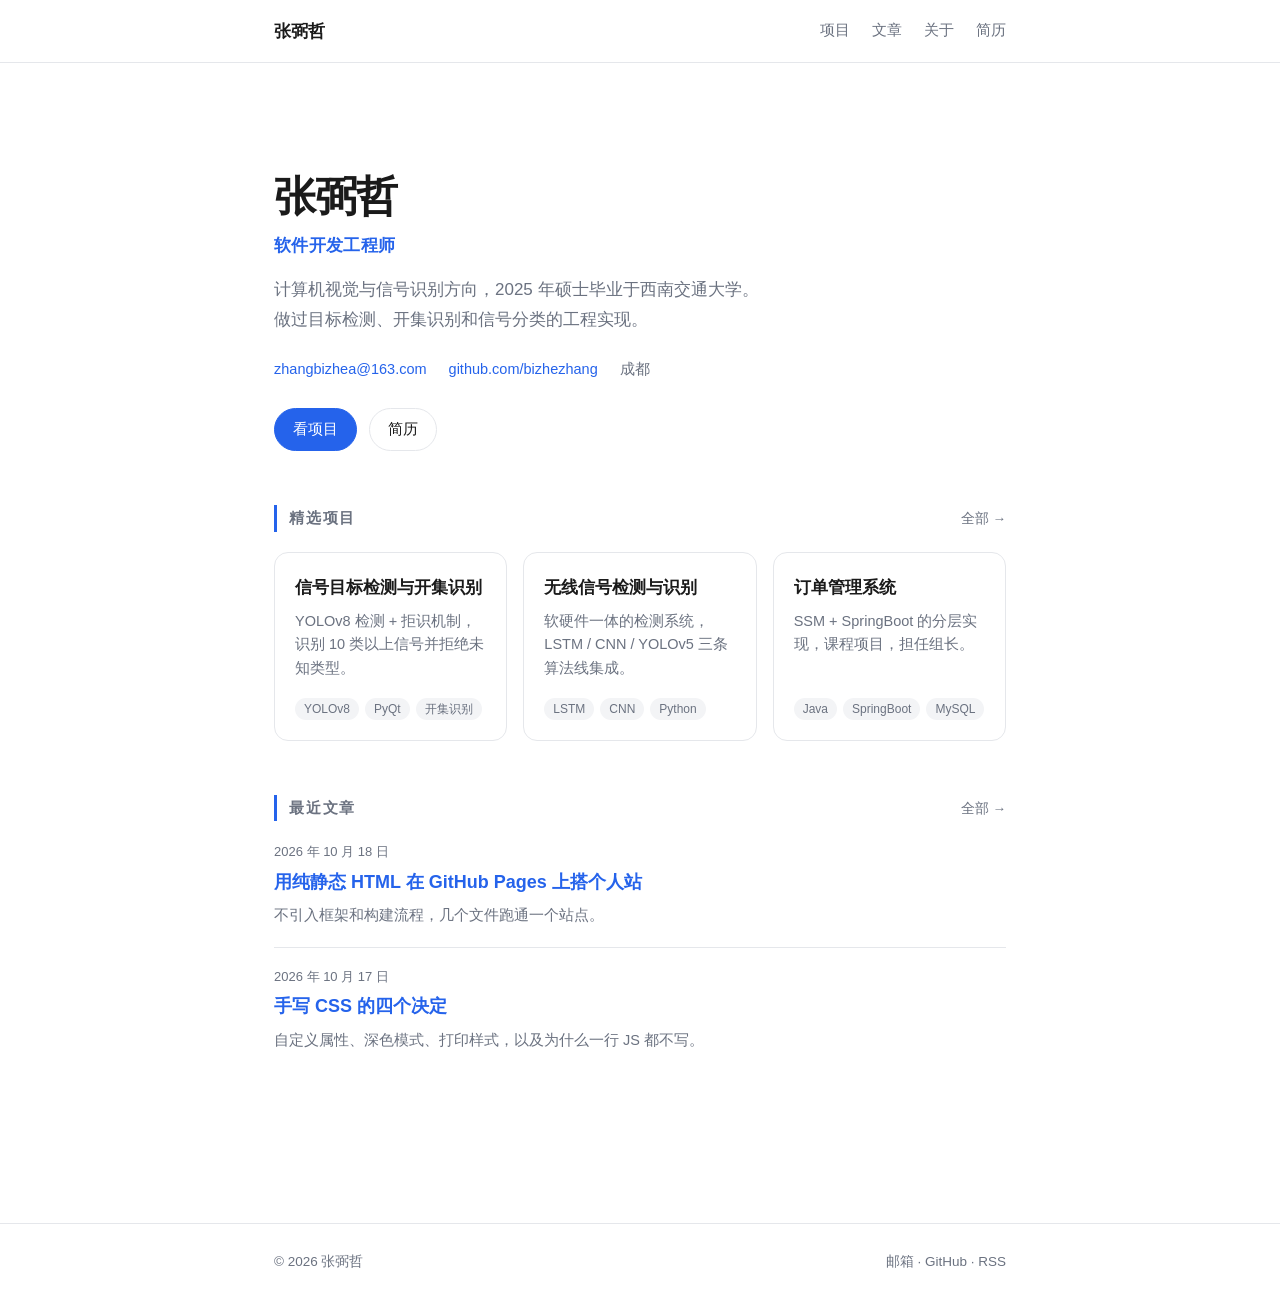
<file: index.html>
<!DOCTYPE html>
<html lang="zh-CN">
<head>
  <meta charset="utf-8">
  <meta name="viewport" content="width=device-width, initial-scale=1">
  <title>张弼哲 · 软件开发工程师</title>
  <meta name="description" content="张弼哲的个人网站：计算机视觉与信号识别方向的项目、文章与简历。">
  <link rel="canonical" href="https://bizhezhang.github.io/">
  <meta property="og:type" content="website">
  <meta property="og:site_name" content="张弼哲">
  <meta property="og:title" content="张弼哲 · 软件开发工程师">
  <meta property="og:description" content="张弼哲的个人网站：计算机视觉与信号识别方向的项目、文章与简历。">
  <meta property="og:url" content="https://bizhezhang.github.io/">
  <meta name="twitter:card" content="summary">
  <link rel="icon" href="data:image/svg+xml,%3Csvg xmlns='http://www.w3.org/2000/svg' viewBox='0 0 100 100'%3E%3Crect width='100' height='100' rx='22' fill='%232563eb'/%3E%3Ctext x='50' y='70' font-size='54' text-anchor='middle' fill='white' font-family='sans-serif'%3E张%3C/text%3E%3C/svg%3E">
  <link rel="alternate" type="application/rss+xml" title="张弼哲" href="/feed.xml">
  <link rel="stylesheet" href="/style.css">
  <script type="application/ld+json">
  {
    "@context": "https://schema.org",
    "@type": "Person",
    "name": "张弼哲",
    "url": "https://bizhezhang.github.io/",
    "jobTitle": "软件开发工程师",
    "email": "mailto:zhangbizhea@163.com",
    "alumniOf": ["西南交通大学", "成都信息工程大学"],
    "sameAs": ["https://github.com/bizhezhang"]
  }
  </script>
</head>
<body>

<header class="site-header">
  <div class="wrap">
    <a class="brand" href="/">张弼哲</a>
    <nav class="site-nav" aria-label="主导航">
      <a href="/projects/">项目</a>
      <a href="/blog/">文章</a>
      <a href="/about/">关于</a>
      <a href="/resume/">简历</a>
    </nav>
  </div>
</header>

<main class="page">

  <section class="hero">
    <h1>张弼哲</h1>
    <p class="role">软件开发工程师</p>
    <p class="lede">计算机视觉与信号识别方向，2025 年硕士毕业于西南交通大学。做过目标检测、开集识别和信号分类的工程实现。</p>
    <ul class="contact">
      <li><a href="mailto:zhangbizhea@163.com">zhangbizhea@163.com</a></li>
      <li><a href="https://github.com/bizhezhang" target="_blank" rel="noopener noreferrer">github.com/bizhezhang</a></li>
      <li>成都</li>
    </ul>
    <div class="actions">
      <a class="btn btn-primary" href="/projects/">看项目</a>
      <a class="btn" href="/resume/">简历</a>
    </div>
  </section>

  <section class="block">
    <div class="block-head">
      <h2>精选项目</h2>
      <a href="/projects/">全部 →</a>
    </div>
    <div class="cards">
      <a class="card" href="/projects/signal-detection.html">
        <h3>信号目标检测与开集识别</h3>
        <p>YOLOv8 检测 + 拒识机制，识别 10 类以上信号并拒绝未知类型。</p>
        <div class="tags"><span class="tag">YOLOv8</span><span class="tag">PyQt</span><span class="tag">开集识别</span></div>
      </a>
      <a class="card" href="/projects/wireless-signal.html">
        <h3>无线信号检测与识别</h3>
        <p>软硬件一体的检测系统，LSTM / CNN / YOLOv5 三条算法线集成。</p>
        <div class="tags"><span class="tag">LSTM</span><span class="tag">CNN</span><span class="tag">Python</span></div>
      </a>
      <a class="card" href="/projects/order-system.html">
        <h3>订单管理系统</h3>
        <p>SSM + SpringBoot 的分层实现，课程项目，担任组长。</p>
        <div class="tags"><span class="tag">Java</span><span class="tag">SpringBoot</span><span class="tag">MySQL</span></div>
      </a>
    </div>
  </section>

  <section class="block">
    <div class="block-head">
      <h2>最近文章</h2>
      <a href="/blog/">全部 →</a>
    </div>
    <ul class="post-list">
      <li>
        <time datetime="2026-10-18">2026 年 10 月 18 日</time>
        <h3><a href="/blog/static-site-on-github-pages.html">用纯静态 HTML 在 GitHub Pages 上搭个人站</a></h3>
        <p>不引入框架和构建流程，几个文件跑通一个站点。</p>
      </li>
      <li>
        <time datetime="2026-10-17">2026 年 10 月 17 日</time>
        <h3><a href="/blog/css-without-framework.html">手写 CSS 的四个决定</a></h3>
        <p>自定义属性、深色模式、打印样式，以及为什么一行 JS 都不写。</p>
      </li>
    </ul>
  </section>

</main>

<footer class="site-footer">
  <div class="wrap">
    <span>© 2026 张弼哲</span>
    <span>
      <a href="mailto:zhangbizhea@163.com">邮箱</a> ·
      <a href="https://github.com/bizhezhang">GitHub</a> ·
      <a href="/feed.xml">RSS</a>
    </span>
  </div>
</footer>

</body>
</html>
</file>
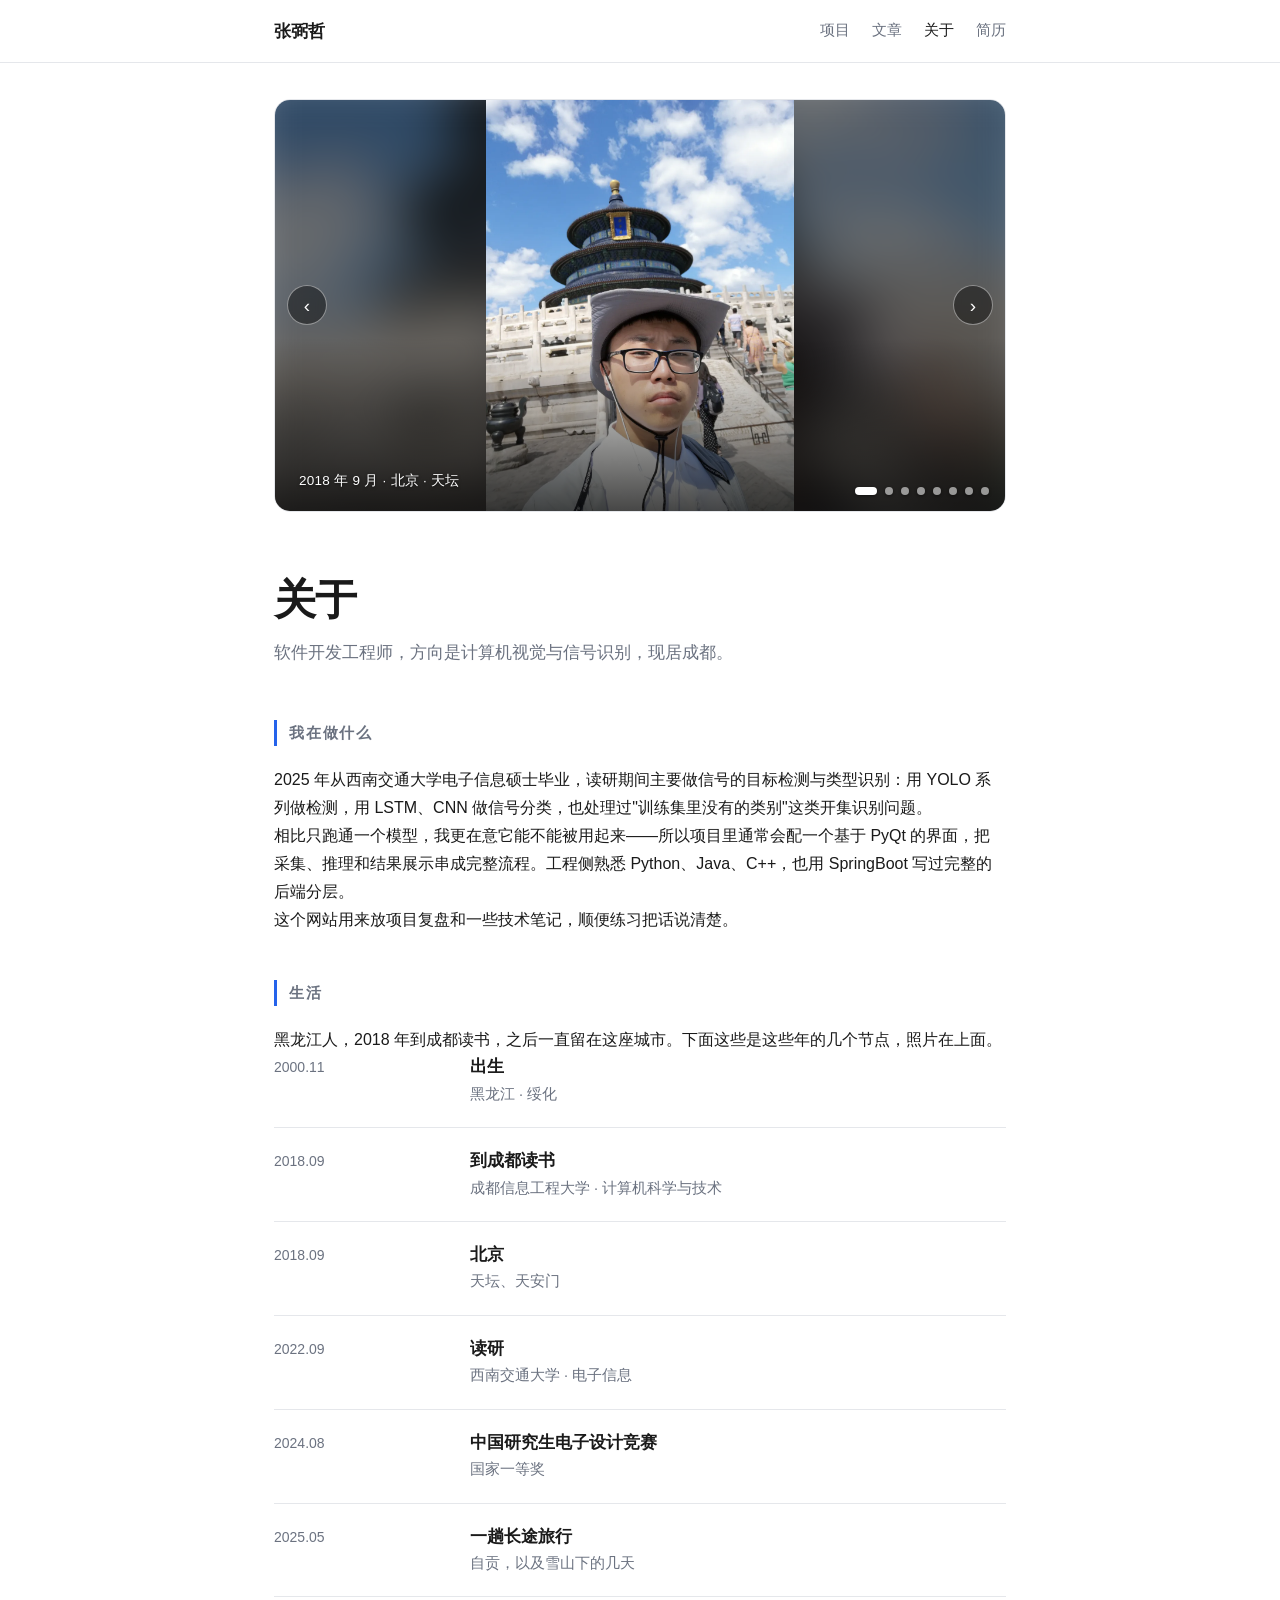
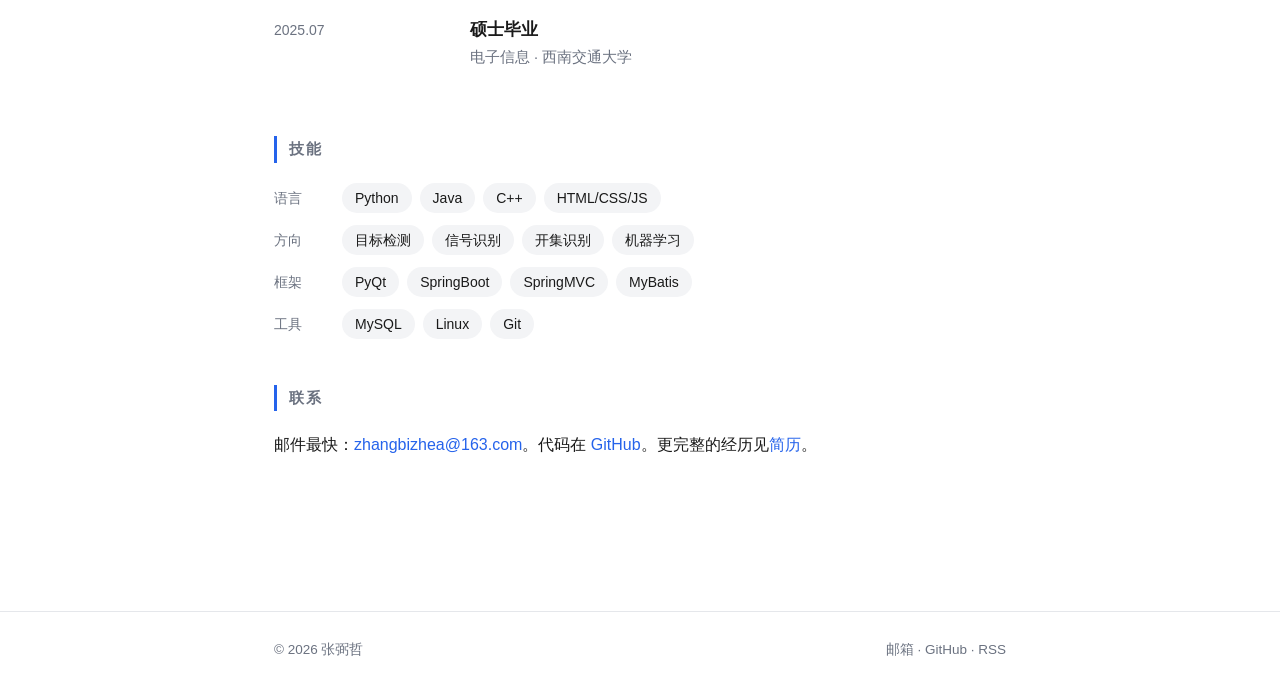
<file: about/index.html>
<!DOCTYPE html>
<html lang="zh-CN">
<head>
  <meta charset="utf-8">
  <meta name="viewport" content="width=device-width, initial-scale=1">
  <title>关于 · 张弼哲</title>
  <meta name="description" content="关于张弼哲：计算机视觉与信号识别方向，做什么、关注什么、怎么联系。">
  <link rel="canonical" href="https://bizhezhang.github.io/about/">
  <meta property="og:type" content="profile">
  <meta property="og:site_name" content="张弼哲">
  <meta property="og:title" content="关于 · 张弼哲">
  <meta property="og:description" content="关于张弼哲：计算机视觉与信号识别方向，做什么、关注什么、怎么联系。">
  <meta property="og:url" content="https://bizhezhang.github.io/about/">
  <meta name="twitter:card" content="summary">
  <link rel="icon" href="data:image/svg+xml,%3Csvg xmlns='http://www.w3.org/2000/svg' viewBox='0 0 100 100'%3E%3Crect width='100' height='100' rx='22' fill='%232563eb'/%3E%3Ctext x='50' y='70' font-size='54' text-anchor='middle' fill='white' font-family='sans-serif'%3E张%3C/text%3E%3C/svg%3E">
  <link rel="alternate" type="application/rss+xml" title="张弼哲" href="/feed.xml">
  <link rel="stylesheet" href="/style.css">
  <script src="/assets/carousel.js" defer></script>
</head>
<body>

<header class="site-header">
  <div class="wrap">
    <a class="brand" href="/">张弼哲</a>
    <nav class="site-nav" aria-label="主导航">
      <a href="/projects/">项目</a>
      <a href="/blog/">文章</a>
      <a href="/about/" aria-current="page">关于</a>
      <a href="/resume/">简历</a>
    </nav>
  </div>
</header>

<section class="carousel" data-carousel aria-roledescription="carousel" aria-label="生活照片">
  <ul class="carousel-track">
    <li class="carousel-slide" style="--bg:url('/assets/photos/beijing-temple.webp')" aria-roledescription="slide" aria-label="1 / 8">
      <img src="/assets/photos/beijing-temple.webp" alt="天坛祈年殿前的自拍" width="1050" height="1400">
      <span class="carousel-cap">2018 年 9 月 · 北京 · 天坛</span>
    </li>
    <li class="carousel-slide" style="--bg:url('/assets/photos/beijing-tiananmen.webp')" aria-roledescription="slide" aria-label="2 / 8">
      <img src="/assets/photos/beijing-tiananmen.webp" alt="天安门前的自拍" width="1050" height="1400" loading="lazy">
      <span class="carousel-cap">2018 年 9 月 · 北京 · 天安门</span>
    </li>
    <li class="carousel-slide" style="--bg:url('/assets/photos/zigong-2025.webp')" aria-roledescription="slide" aria-label="3 / 8">
      <img src="/assets/photos/zigong-2025.webp" alt="四人在草坪前的合影" width="1400" height="1050" loading="lazy">
      <span class="carousel-cap">2025 年 5 月 · 自贡</span>
    </li>
    <li class="carousel-slide" style="--bg:url('/assets/photos/mountain-selfie.webp')" aria-roledescription="slide" aria-label="4 / 8">
      <img src="/assets/photos/mountain-selfie.webp" alt="山脚下的自拍" width="1050" height="1400" loading="lazy">
      <span class="carousel-cap">2025 年 5 月 · 山脚</span>
    </li>
    <li class="carousel-slide" style="--bg:url('/assets/photos/mountain-portrait.webp')" aria-roledescription="slide" aria-label="5 / 8">
      <img src="/assets/photos/mountain-portrait.webp" alt="林间的留影" width="1050" height="1400" loading="lazy">
      <span class="carousel-cap">2025 年 5 月 · 林间</span>
    </li>
    <li class="carousel-slide" style="--bg:url('/assets/photos/snow-mountain.webp')" aria-roledescription="slide" aria-label="6 / 8">
      <img src="/assets/photos/snow-mountain.webp" alt="雪山前的全身照" width="1050" height="1400" loading="lazy">
      <span class="carousel-cap">2025 年 5 月 · 雪线</span>
    </li>
    <li class="carousel-slide" style="--bg:url('/assets/photos/sky-deck.webp')" aria-roledescription="slide" aria-label="7 / 8">
      <img src="/assets/photos/sky-deck.webp" alt="木栈道与雪山" width="1050" height="1400" loading="lazy">
      <span class="carousel-cap">2025 年 5 月 · 雪山前</span>
    </li>
    <li class="carousel-slide" style="--bg:url('/assets/photos/waterfall.webp')" aria-roledescription="slide" aria-label="8 / 8">
      <img src="/assets/photos/waterfall.webp" alt="河谷与瀑布前的自拍" width="1400" height="1050" loading="lazy">
      <span class="carousel-cap">2025 年 5 月 · 瀑布</span>
    </li>
  </ul>

  <button class="carousel-btn carousel-prev" type="button" aria-label="上一张">‹</button>
  <button class="carousel-btn carousel-next" type="button" aria-label="下一张">›</button>
  <div class="carousel-dots" aria-label="选择照片"></div>
</section>

<main class="page">

  <header class="hero">
    <h1>关于</h1>
    <p class="lede">软件开发工程师，方向是计算机视觉与信号识别，现居成都。</p>
  </header>

  <section>
    <h2>我在做什么</h2>
    <p>2025 年从西南交通大学电子信息硕士毕业，读研期间主要做信号的目标检测与类型识别：用 YOLO 系列做检测，用 LSTM、CNN 做信号分类，也处理过"训练集里没有的类别"这类开集识别问题。</p>
    <p>相比只跑通一个模型，我更在意它能不能被用起来——所以项目里通常会配一个基于 PyQt 的界面，把采集、推理和结果展示串成完整流程。工程侧熟悉 Python、Java、C++，也用 SpringBoot 写过完整的后端分层。</p>
    <p>这个网站用来放项目复盘和一些技术笔记，顺便练习把话说清楚。</p>
  </section>

  <section>
    <h2>生活</h2>
    <p>黑龙江人，2018 年到成都读书，之后一直留在这座城市。下面这些是这些年的几个节点，照片在上面。</p>

    <article class="item">
      <p class="period">2000.11</p>
      <div>
        <h3>出生</h3>
        <p class="org">黑龙江 · 绥化</p>
      </div>
    </article>

    <article class="item">
      <p class="period">2018.09</p>
      <div>
        <h3>到成都读书</h3>
        <p class="org">成都信息工程大学 · 计算机科学与技术</p>
      </div>
    </article>

    <article class="item">
      <p class="period">2018.09</p>
      <div>
        <h3>北京</h3>
        <p class="org">天坛、天安门</p>
      </div>
    </article>

    <article class="item">
      <p class="period">2022.09</p>
      <div>
        <h3>读研</h3>
        <p class="org">西南交通大学 · 电子信息</p>
      </div>
    </article>

    <article class="item">
      <p class="period">2024.08</p>
      <div>
        <h3>中国研究生电子设计竞赛</h3>
        <p class="org">国家一等奖</p>
      </div>
    </article>

    <article class="item">
      <p class="period">2025.05</p>
      <div>
        <h3>一趟长途旅行</h3>
        <p class="org">自贡，以及雪山下的几天</p>
      </div>
    </article>

    <article class="item">
      <p class="period">2025.07</p>
      <div>
        <h3>硕士毕业</h3>
        <p class="org">电子信息 · 西南交通大学</p>
      </div>
    </article>
  </section>

  <section>
    <h2>技能</h2>
    <div class="skill-group">
      <span class="skill-label">语言</span>
      <ul class="chips">
        <li>Python</li>
        <li>Java</li>
        <li>C++</li>
        <li>HTML/CSS/JS</li>
      </ul>
    </div>
    <div class="skill-group">
      <span class="skill-label">方向</span>
      <ul class="chips">
        <li>目标检测</li>
        <li>信号识别</li>
        <li>开集识别</li>
        <li>机器学习</li>
      </ul>
    </div>
    <div class="skill-group">
      <span class="skill-label">框架</span>
      <ul class="chips">
        <li>PyQt</li>
        <li>SpringBoot</li>
        <li>SpringMVC</li>
        <li>MyBatis</li>
      </ul>
    </div>
    <div class="skill-group">
      <span class="skill-label">工具</span>
      <ul class="chips">
        <li>MySQL</li>
        <li>Linux</li>
        <li>Git</li>
      </ul>
    </div>
  </section>

  <section>
    <h2>联系</h2>
    <p>邮件最快：<a href="mailto:zhangbizhea@163.com">zhangbizhea@163.com</a>。代码在 <a href="https://github.com/bizhezhang">GitHub</a>。更完整的经历见<a href="/resume/">简历</a>。</p>
  </section>

</main>

<footer class="site-footer">
  <div class="wrap">
    <span>© 2026 张弼哲</span>
    <span>
      <a href="mailto:zhangbizhea@163.com">邮箱</a> ·
      <a href="https://github.com/bizhezhang">GitHub</a> ·
      <a href="/feed.xml">RSS</a>
    </span>
  </div>
</footer>

</body>
</html>
</file>
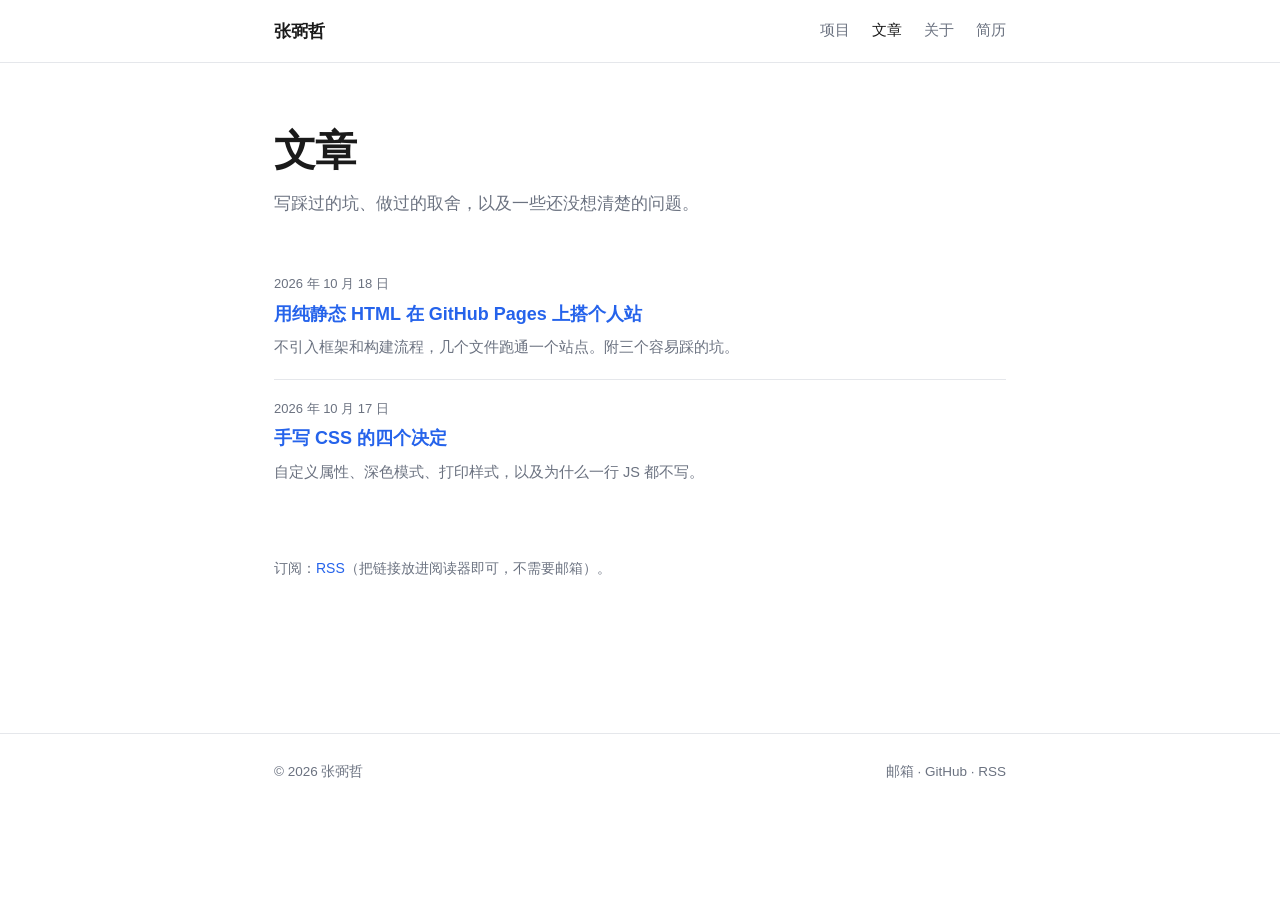
<file: blog/index.html>
<!DOCTYPE html>
<html lang="zh-CN">
<head>
  <meta charset="utf-8">
  <meta name="viewport" content="width=device-width, initial-scale=1">
  <title>文章 · 张弼哲</title>
  <meta name="description" content="张弼哲的文章：前端工程、Web 性能与工具。">
  <link rel="canonical" href="https://bizhezhang.github.io/blog/">
  <meta property="og:type" content="website">
  <meta property="og:site_name" content="张弼哲">
  <meta property="og:title" content="文章 · 张弼哲">
  <meta property="og:description" content="张弼哲的文章：前端工程、Web 性能与工具。">
  <meta property="og:url" content="https://bizhezhang.github.io/blog/">
  <meta name="twitter:card" content="summary">
  <link rel="icon" href="data:image/svg+xml,%3Csvg xmlns='http://www.w3.org/2000/svg' viewBox='0 0 100 100'%3E%3Crect width='100' height='100' rx='22' fill='%232563eb'/%3E%3Ctext x='50' y='70' font-size='54' text-anchor='middle' fill='white' font-family='sans-serif'%3E张%3C/text%3E%3C/svg%3E">
  <link rel="alternate" type="application/rss+xml" title="张弼哲" href="/feed.xml">
  <link rel="stylesheet" href="/style.css">
</head>
<body>

<header class="site-header">
  <div class="wrap">
    <a class="brand" href="/">张弼哲</a>
    <nav class="site-nav" aria-label="主导航">
      <a href="/projects/">项目</a>
      <a href="/blog/" aria-current="page">文章</a>
      <a href="/about/">关于</a>
      <a href="/resume/">简历</a>
    </nav>
  </div>
</header>

<main class="page">

  <header class="hero">
    <h1>文章</h1>
    <p class="lede">写踩过的坑、做过的取舍，以及一些还没想清楚的问题。</p>
  </header>

  <section class="block">
    <ul class="post-list">
      <li>
        <time datetime="2026-10-18">2026 年 10 月 18 日</time>
        <h3><a href="/blog/static-site-on-github-pages.html">用纯静态 HTML 在 GitHub Pages 上搭个人站</a></h3>
        <p>不引入框架和构建流程，几个文件跑通一个站点。附三个容易踩的坑。</p>
      </li>
      <li>
        <time datetime="2026-10-17">2026 年 10 月 17 日</time>
        <h3><a href="/blog/css-without-framework.html">手写 CSS 的四个决定</a></h3>
        <p>自定义属性、深色模式、打印样式，以及为什么一行 JS 都不写。</p>
      </li>
    </ul>
  </section>

  <section class="block">
    <p class="note">订阅：<a href="/feed.xml">RSS</a>（把链接放进阅读器即可，不需要邮箱）。</p>
  </section>

</main>

<footer class="site-footer">
  <div class="wrap">
    <span>© 2026 张弼哲</span>
    <span>
      <a href="mailto:zhangbizhea@163.com">邮箱</a> ·
      <a href="https://github.com/bizhezhang">GitHub</a> ·
      <a href="/feed.xml">RSS</a>
    </span>
  </div>
</footer>

</body>
</html>
</file>
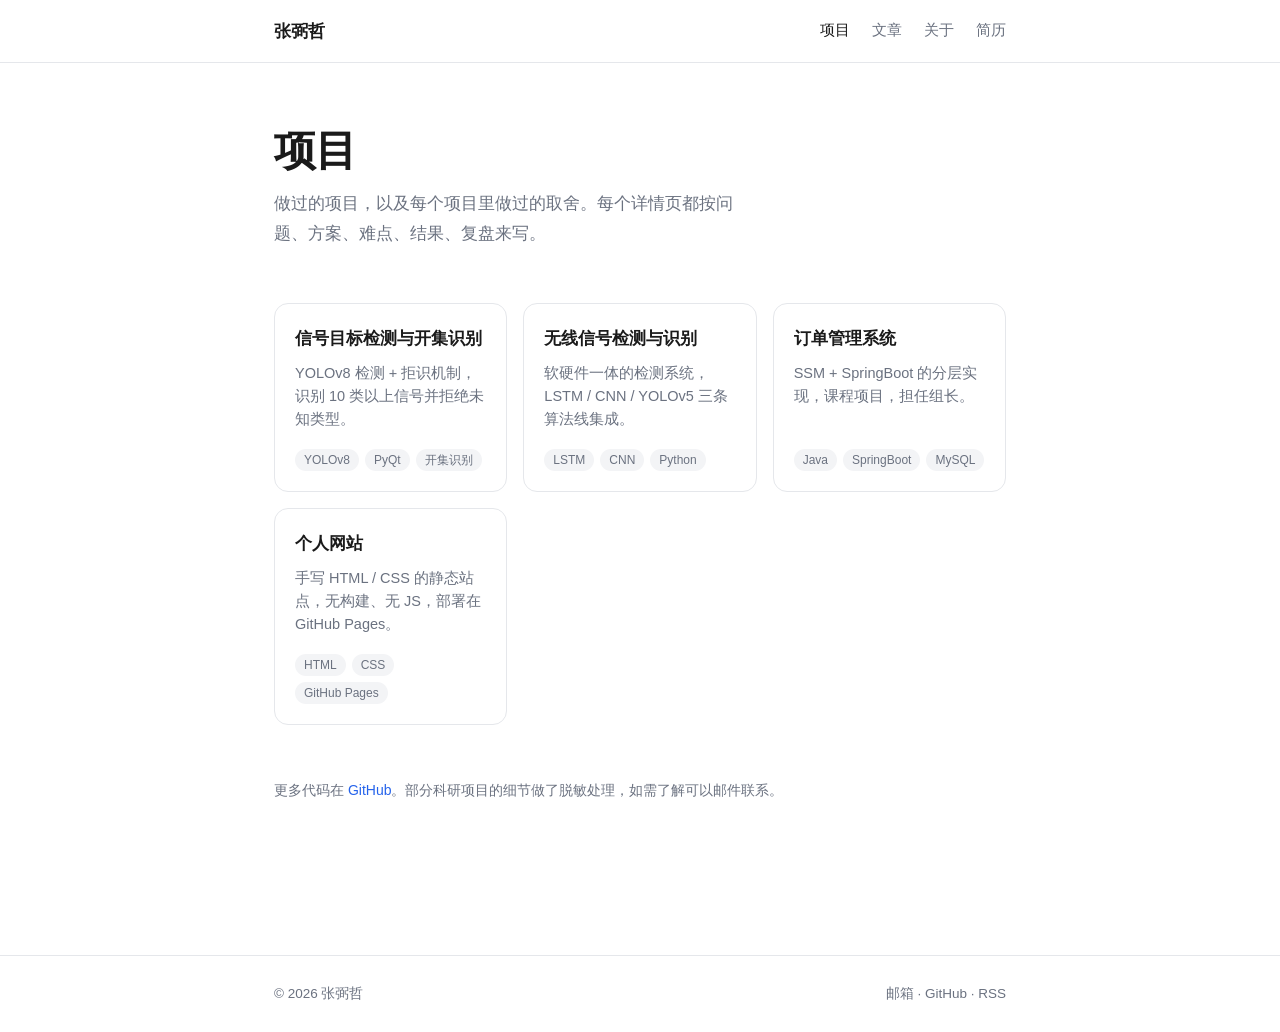
<file: projects/index.html>
<!DOCTYPE html>
<html lang="zh-CN">
<head>
  <meta charset="utf-8">
  <meta name="viewport" content="width=device-width, initial-scale=1">
  <title>项目 · 张弼哲</title>
  <meta name="description" content="张弼哲的项目：信号检测与识别、目标检测、后端系统与这个网站。">
  <link rel="canonical" href="https://bizhezhang.github.io/projects/">
  <meta property="og:type" content="website">
  <meta property="og:site_name" content="张弼哲">
  <meta property="og:title" content="项目 · 张弼哲">
  <meta property="og:description" content="张弼哲的项目：信号检测与识别、目标检测、后端系统与这个网站。">
  <meta property="og:url" content="https://bizhezhang.github.io/projects/">
  <meta name="twitter:card" content="summary">
  <link rel="icon" href="data:image/svg+xml,%3Csvg xmlns='http://www.w3.org/2000/svg' viewBox='0 0 100 100'%3E%3Crect width='100' height='100' rx='22' fill='%232563eb'/%3E%3Ctext x='50' y='70' font-size='54' text-anchor='middle' fill='white' font-family='sans-serif'%3E张%3C/text%3E%3C/svg%3E">
  <link rel="alternate" type="application/rss+xml" title="张弼哲" href="/feed.xml">
  <link rel="stylesheet" href="/style.css">
</head>
<body>

<header class="site-header">
  <div class="wrap">
    <a class="brand" href="/">张弼哲</a>
    <nav class="site-nav" aria-label="主导航">
      <a href="/projects/" aria-current="page">项目</a>
      <a href="/blog/">文章</a>
      <a href="/about/">关于</a>
      <a href="/resume/">简历</a>
    </nav>
  </div>
</header>

<main class="page">

  <header class="hero">
    <h1>项目</h1>
    <p class="lede">做过的项目，以及每个项目里做过的取舍。每个详情页都按问题、方案、难点、结果、复盘来写。</p>
  </header>

  <section class="block">
    <div class="cards">
      <a class="card" href="/projects/signal-detection.html">
        <h3>信号目标检测与开集识别</h3>
        <p>YOLOv8 检测 + 拒识机制，识别 10 类以上信号并拒绝未知类型。</p>
        <div class="tags"><span class="tag">YOLOv8</span><span class="tag">PyQt</span><span class="tag">开集识别</span></div>
      </a>
      <a class="card" href="/projects/wireless-signal.html">
        <h3>无线信号检测与识别</h3>
        <p>软硬件一体的检测系统，LSTM / CNN / YOLOv5 三条算法线集成。</p>
        <div class="tags"><span class="tag">LSTM</span><span class="tag">CNN</span><span class="tag">Python</span></div>
      </a>
      <a class="card" href="/projects/order-system.html">
        <h3>订单管理系统</h3>
        <p>SSM + SpringBoot 的分层实现，课程项目，担任组长。</p>
        <div class="tags"><span class="tag">Java</span><span class="tag">SpringBoot</span><span class="tag">MySQL</span></div>
      </a>
      <a class="card" href="/projects/personal-site.html">
        <h3>个人网站</h3>
        <p>手写 HTML / CSS 的静态站点，无构建、无 JS，部署在 GitHub Pages。</p>
        <div class="tags"><span class="tag">HTML</span><span class="tag">CSS</span><span class="tag">GitHub Pages</span></div>
      </a>
    </div>
  </section>

  <section class="block">
    <p class="note">更多代码在 <a href="https://github.com/bizhezhang">GitHub</a>。部分科研项目的细节做了脱敏处理，如需了解可以邮件联系。</p>
  </section>

</main>

<footer class="site-footer">
  <div class="wrap">
    <span>© 2026 张弼哲</span>
    <span>
      <a href="mailto:zhangbizhea@163.com">邮箱</a> ·
      <a href="https://github.com/bizhezhang">GitHub</a> ·
      <a href="/feed.xml">RSS</a>
    </span>
  </div>
</footer>

</body>
</html>
</file>
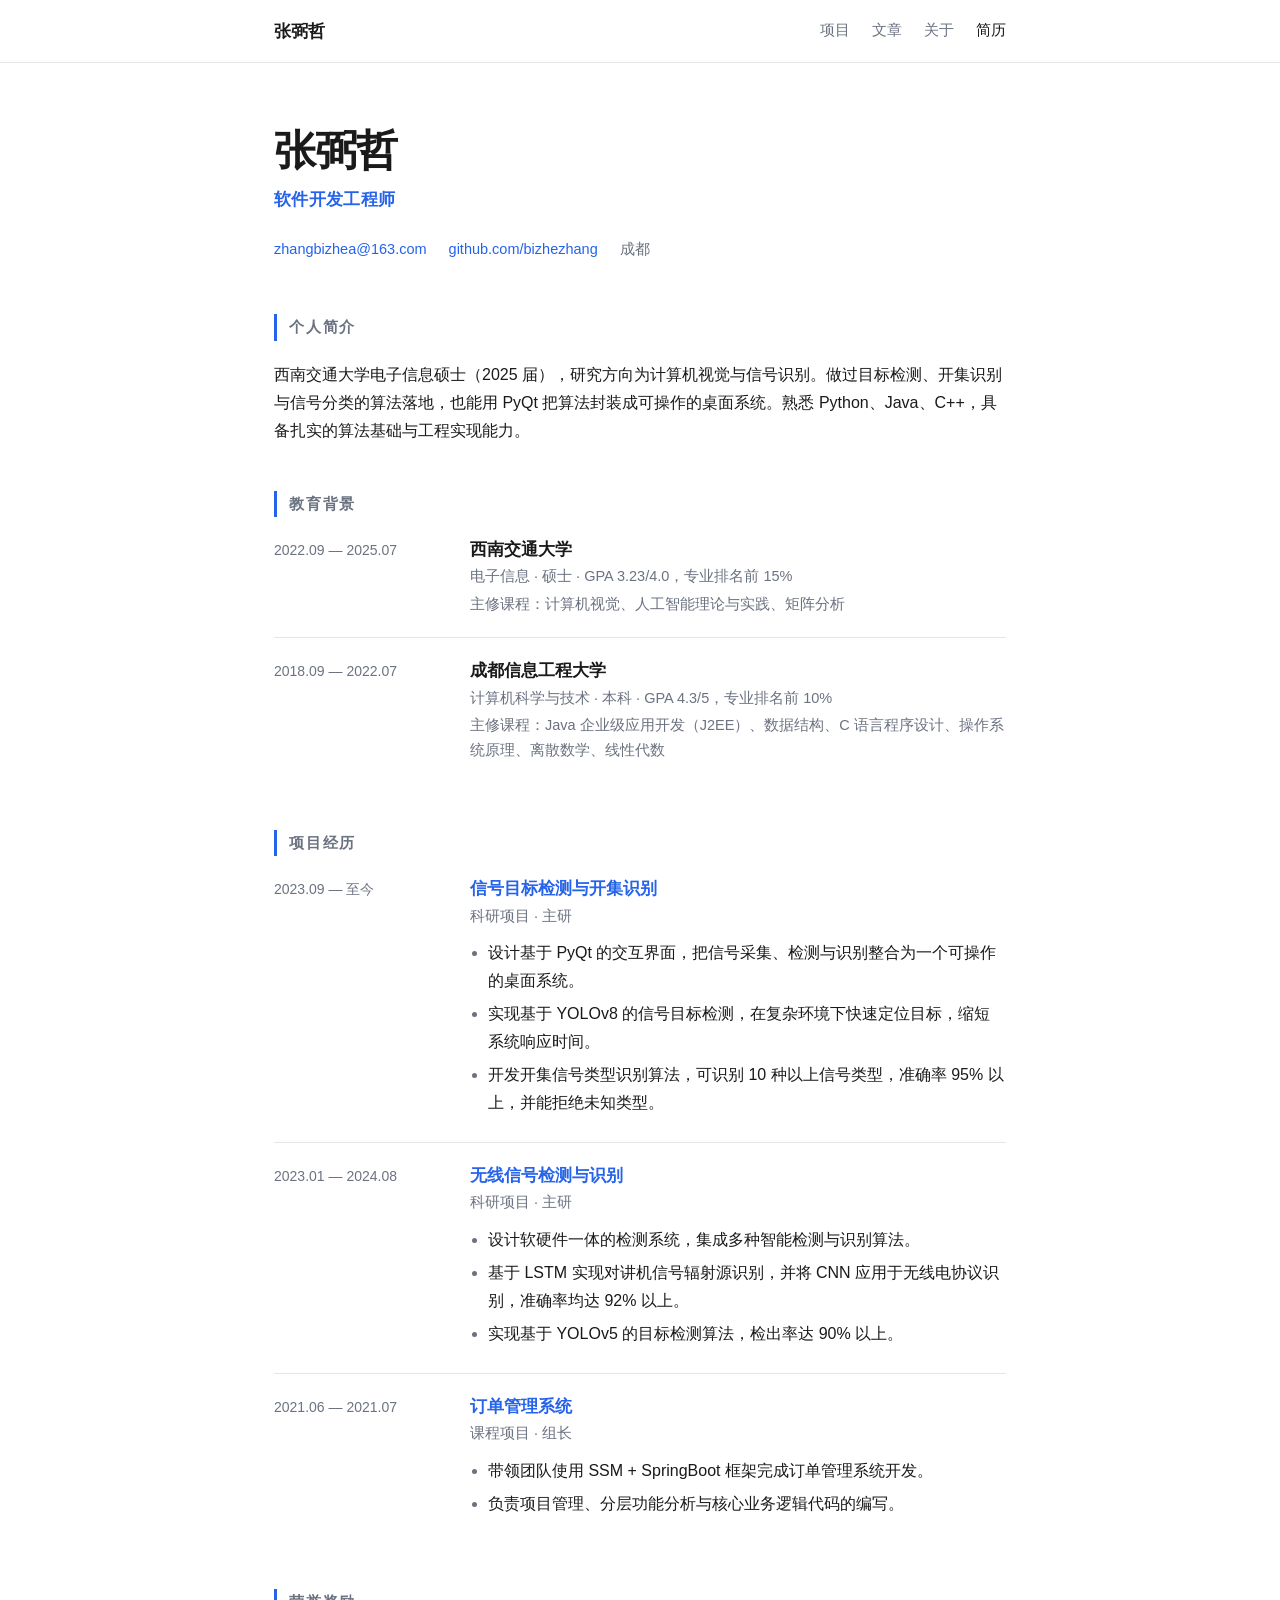
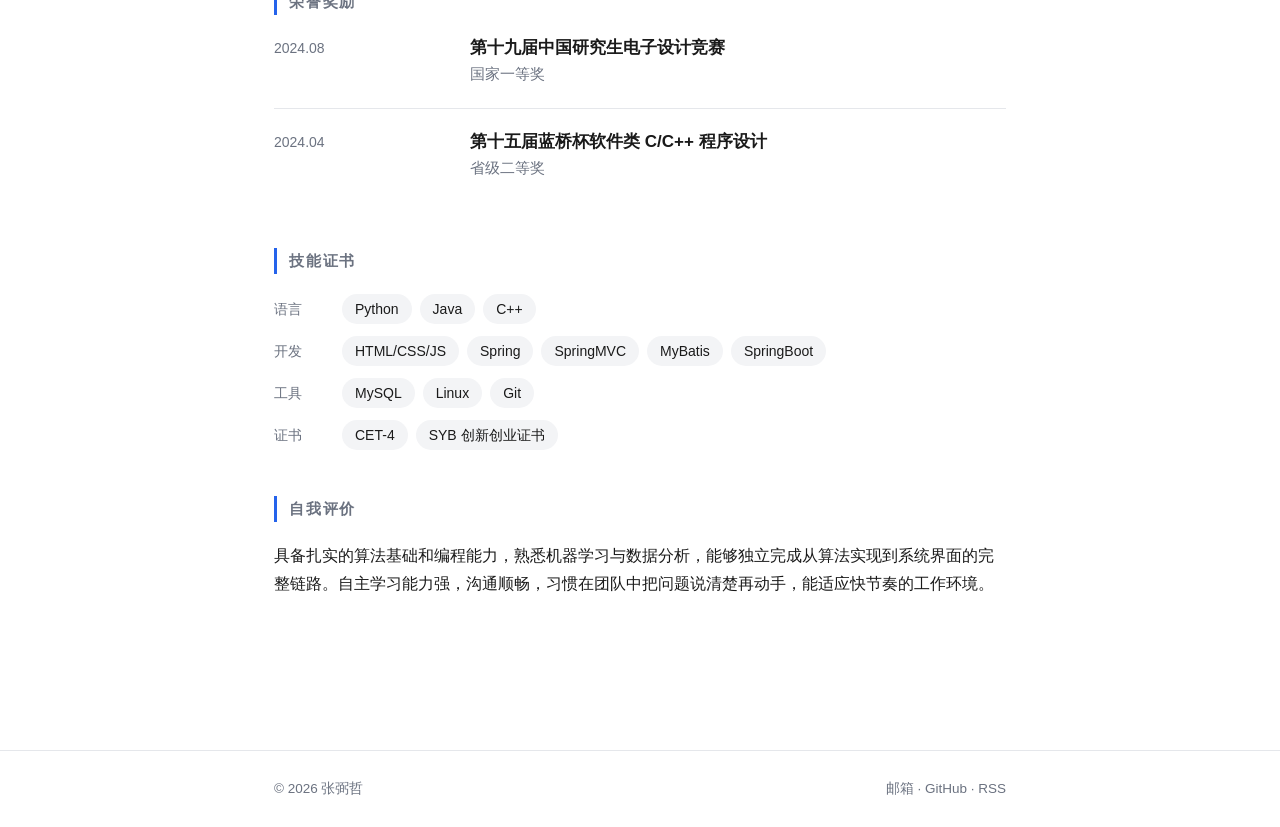
<file: resume/index.html>
<!DOCTYPE html>
<html lang="zh-CN">
<head>
  <meta charset="utf-8">
  <meta name="viewport" content="width=device-width, initial-scale=1">
  <title>简历 · 张弼哲</title>
  <meta name="description" content="张弼哲的简历：教育背景、项目经历、荣誉奖励与技能。">
  <link rel="canonical" href="https://bizhezhang.github.io/resume/">
  <meta property="og:type" content="profile">
  <meta property="og:site_name" content="张弼哲">
  <meta property="og:title" content="简历 · 张弼哲">
  <meta property="og:description" content="张弼哲的简历：教育背景、项目经历、荣誉奖励与技能。">
  <meta property="og:url" content="https://bizhezhang.github.io/resume/">
  <meta name="twitter:card" content="summary">
  <link rel="icon" href="data:image/svg+xml,%3Csvg xmlns='http://www.w3.org/2000/svg' viewBox='0 0 100 100'%3E%3Crect width='100' height='100' rx='22' fill='%232563eb'/%3E%3Ctext x='50' y='70' font-size='54' text-anchor='middle' fill='white' font-family='sans-serif'%3E张%3C/text%3E%3C/svg%3E">
  <link rel="alternate" type="application/rss+xml" title="张弼哲" href="/feed.xml">
  <link rel="stylesheet" href="/style.css">
</head>
<body>

<header class="site-header">
  <div class="wrap">
    <a class="brand" href="/">张弼哲</a>
    <nav class="site-nav" aria-label="主导航">
      <a href="/projects/">项目</a>
      <a href="/blog/">文章</a>
      <a href="/about/">关于</a>
      <a href="/resume/" aria-current="page">简历</a>
    </nav>
  </div>
</header>

<main class="page">

  <header class="hero">
    <h1>张弼哲</h1>
    <p class="role">软件开发工程师</p>
    <ul class="contact">
      <li><a href="mailto:zhangbizhea@163.com">zhangbizhea@163.com</a></li>
      <li><a href="https://github.com/bizhezhang" target="_blank" rel="noopener noreferrer">github.com/bizhezhang</a></li>
      <li>成都</li>
    </ul>
  </header>

  <section>
    <h2>个人简介</h2>
    <p>西南交通大学电子信息硕士（2025 届），研究方向为计算机视觉与信号识别。做过目标检测、开集识别与信号分类的算法落地，也能用 PyQt 把算法封装成可操作的桌面系统。熟悉 Python、Java、C++，具备扎实的算法基础与工程实现能力。</p>
  </section>

  <section>
    <h2>教育背景</h2>

    <article class="item">
      <p class="period">2022.09 — 2025.07</p>
      <div>
        <h3>西南交通大学</h3>
        <p class="org">电子信息 · 硕士 · GPA 3.23/4.0，专业排名前 15%</p>
        <p class="org">主修课程：计算机视觉、人工智能理论与实践、矩阵分析</p>
      </div>
    </article>

    <article class="item">
      <p class="period">2018.09 — 2022.07</p>
      <div>
        <h3>成都信息工程大学</h3>
        <p class="org">计算机科学与技术 · 本科 · GPA 4.3/5，专业排名前 10%</p>
        <p class="org">主修课程：Java 企业级应用开发（J2EE）、数据结构、C 语言程序设计、操作系统原理、离散数学、线性代数</p>
      </div>
    </article>
  </section>

  <section>
    <h2>项目经历</h2>

    <article class="item">
      <p class="period">2023.09 — 至今</p>
      <div>
        <h3><a href="/projects/signal-detection.html">信号目标检测与开集识别</a></h3>
        <p class="org">科研项目 · 主研</p>
        <ul>
          <li>设计基于 PyQt 的交互界面，把信号采集、检测与识别整合为一个可操作的桌面系统。</li>
          <li>实现基于 YOLOv8 的信号目标检测，在复杂环境下快速定位目标，缩短系统响应时间。</li>
          <li>开发开集信号类型识别算法，可识别 10 种以上信号类型，准确率 95% 以上，并能拒绝未知类型。</li>
        </ul>
      </div>
    </article>

    <article class="item">
      <p class="period">2023.01 — 2024.08</p>
      <div>
        <h3><a href="/projects/wireless-signal.html">无线信号检测与识别</a></h3>
        <p class="org">科研项目 · 主研</p>
        <ul>
          <li>设计软硬件一体的检测系统，集成多种智能检测与识别算法。</li>
          <li>基于 LSTM 实现对讲机信号辐射源识别，并将 CNN 应用于无线电协议识别，准确率均达 92% 以上。</li>
          <li>实现基于 YOLOv5 的目标检测算法，检出率达 90% 以上。</li>
        </ul>
      </div>
    </article>

    <article class="item">
      <p class="period">2021.06 — 2021.07</p>
      <div>
        <h3><a href="/projects/order-system.html">订单管理系统</a></h3>
        <p class="org">课程项目 · 组长</p>
        <ul>
          <li>带领团队使用 SSM + SpringBoot 框架完成订单管理系统开发。</li>
          <li>负责项目管理、分层功能分析与核心业务逻辑代码的编写。</li>
        </ul>
      </div>
    </article>
  </section>

  <section>
    <h2>荣誉奖励</h2>

    <article class="item">
      <p class="period">2024.08</p>
      <div>
        <h3>第十九届中国研究生电子设计竞赛</h3>
        <p class="org">国家一等奖</p>
      </div>
    </article>

    <article class="item">
      <p class="period">2024.04</p>
      <div>
        <h3>第十五届蓝桥杯软件类 C/C++ 程序设计</h3>
        <p class="org">省级二等奖</p>
      </div>
    </article>
  </section>

  <section>
    <h2>技能证书</h2>
    <div class="skill-group">
      <span class="skill-label">语言</span>
      <ul class="chips">
        <li>Python</li>
        <li>Java</li>
        <li>C++</li>
      </ul>
    </div>
    <div class="skill-group">
      <span class="skill-label">开发</span>
      <ul class="chips">
        <li>HTML/CSS/JS</li>
        <li>Spring</li>
        <li>SpringMVC</li>
        <li>MyBatis</li>
        <li>SpringBoot</li>
      </ul>
    </div>
    <div class="skill-group">
      <span class="skill-label">工具</span>
      <ul class="chips">
        <li>MySQL</li>
        <li>Linux</li>
        <li>Git</li>
      </ul>
    </div>
    <div class="skill-group">
      <span class="skill-label">证书</span>
      <ul class="chips">
        <li>CET-4</li>
        <li>SYB 创新创业证书</li>
      </ul>
    </div>
  </section>

  <section>
    <h2>自我评价</h2>
    <p>具备扎实的算法基础和编程能力，熟悉机器学习与数据分析，能够独立完成从算法实现到系统界面的完整链路。自主学习能力强，沟通顺畅，习惯在团队中把问题说清楚再动手，能适应快节奏的工作环境。</p>
  </section>

</main>

<footer class="site-footer">
  <div class="wrap">
    <span>© 2026 张弼哲</span>
    <span>
      <a href="mailto:zhangbizhea@163.com">邮箱</a> ·
      <a href="https://github.com/bizhezhang">GitHub</a> ·
      <a href="/feed.xml">RSS</a>
    </span>
  </div>
</footer>

</body>
</html>
</file>
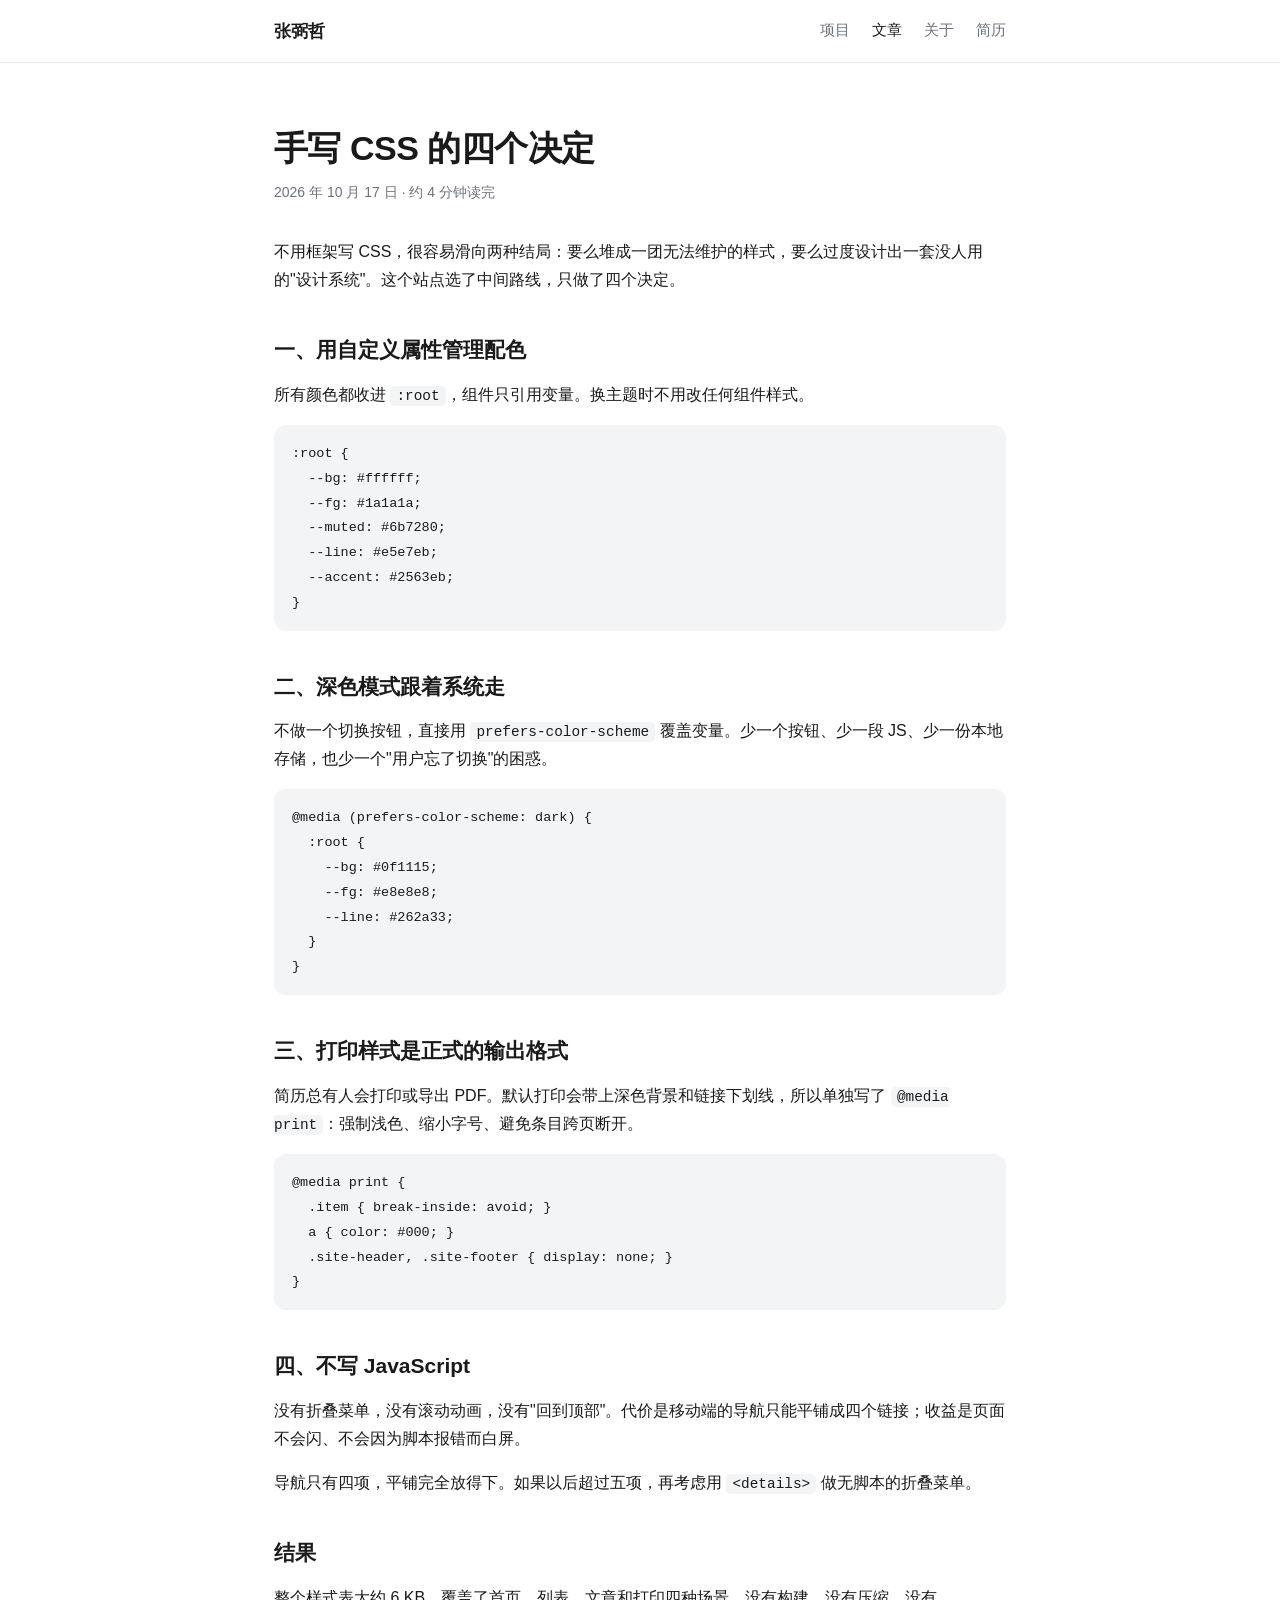
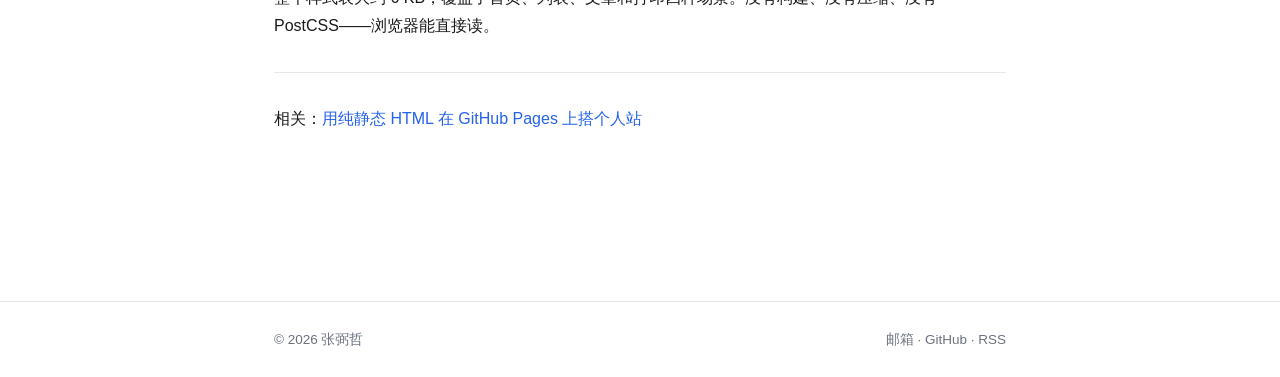
<file: blog/css-without-framework.html>
<!DOCTYPE html>
<html lang="zh-CN">
<head>
  <meta charset="utf-8">
  <meta name="viewport" content="width=device-width, initial-scale=1">
  <title>手写 CSS 的四个决定 · 张弼哲</title>
  <meta name="description" content="自定义属性、深色模式、打印样式，以及为什么这个站点一行 JS 都不写。">
  <link rel="canonical" href="https://bizhezhang.github.io/blog/css-without-framework.html">
  <meta property="og:type" content="article">
  <meta property="og:site_name" content="张弼哲">
  <meta property="og:title" content="手写 CSS 的四个决定">
  <meta property="og:description" content="自定义属性、深色模式、打印样式，以及为什么这个站点一行 JS 都不写。">
  <meta property="og:url" content="https://bizhezhang.github.io/blog/css-without-framework.html">
  <meta name="twitter:card" content="summary">
  <link rel="icon" href="data:image/svg+xml,%3Csvg xmlns='http://www.w3.org/2000/svg' viewBox='0 0 100 100'%3E%3Crect width='100' height='100' rx='22' fill='%232563eb'/%3E%3Ctext x='50' y='70' font-size='54' text-anchor='middle' fill='white' font-family='sans-serif'%3E张%3C/text%3E%3C/svg%3E">
  <link rel="alternate" type="application/rss+xml" title="张弼哲" href="/feed.xml">
  <link rel="stylesheet" href="/style.css">
</head>
<body>

<header class="site-header">
  <div class="wrap">
    <a class="brand" href="/">张弼哲</a>
    <nav class="site-nav" aria-label="主导航">
      <a href="/projects/">项目</a>
      <a href="/blog/" aria-current="page">文章</a>
      <a href="/about/">关于</a>
      <a href="/resume/">简历</a>
    </nav>
  </div>
</header>

<main class="page article">

  <h1>手写 CSS 的四个决定</h1>
  <p class="meta">2026 年 10 月 17 日 · 约 4 分钟读完</p>

  <p>不用框架写 CSS，很容易滑向两种结局：要么堆成一团无法维护的样式，要么过度设计出一套没人用的"设计系统"。这个站点选了中间路线，只做了四个决定。</p>

  <h2>一、用自定义属性管理配色</h2>
  <p>所有颜色都收进 <code>:root</code>，组件只引用变量。换主题时不用改任何组件样式。</p>
  <pre><code>:root {
  --bg: #ffffff;
  --fg: #1a1a1a;
  --muted: #6b7280;
  --line: #e5e7eb;
  --accent: #2563eb;
}</code></pre>

  <h2>二、深色模式跟着系统走</h2>
  <p>不做一个切换按钮，直接用 <code>prefers-color-scheme</code> 覆盖变量。少一个按钮、少一段 JS、少一份本地存储，也少一个"用户忘了切换"的困惑。</p>
  <pre><code>@media (prefers-color-scheme: dark) {
  :root {
    --bg: #0f1115;
    --fg: #e8e8e8;
    --line: #262a33;
  }
}</code></pre>

  <h2>三、打印样式是正式的输出格式</h2>
  <p>简历总有人会打印或导出 PDF。默认打印会带上深色背景和链接下划线，所以单独写了 <code>@media print</code>：强制浅色、缩小字号、避免条目跨页断开。</p>
  <pre><code>@media print {
  .item { break-inside: avoid; }
  a { color: #000; }
  .site-header, .site-footer { display: none; }
}</code></pre>

  <h2>四、不写 JavaScript</h2>
  <p>没有折叠菜单，没有滚动动画，没有"回到顶部"。代价是移动端的导航只能平铺成四个链接；收益是页面不会闪、不会因为脚本报错而白屏。</p>
  <p>导航只有四项，平铺完全放得下。如果以后超过五项，再考虑用 <code>&lt;details&gt;</code> 做无脚本的折叠菜单。</p>

  <h2>结果</h2>
  <p>整个样式表大约 6 KB，覆盖了首页、列表、文章和打印四种场景。没有构建、没有压缩、没有 PostCSS——浏览器能直接读。</p>

  <hr>
  <p>相关：<a href="/blog/static-site-on-github-pages.html">用纯静态 HTML 在 GitHub Pages 上搭个人站</a></p>

</main>

<footer class="site-footer">
  <div class="wrap">
    <span>© 2026 张弼哲</span>
    <span>
      <a href="mailto:zhangbizhea@163.com">邮箱</a> ·
      <a href="https://github.com/bizhezhang">GitHub</a> ·
      <a href="/feed.xml">RSS</a>
    </span>
  </div>
</footer>

</body>
</html>
</file>
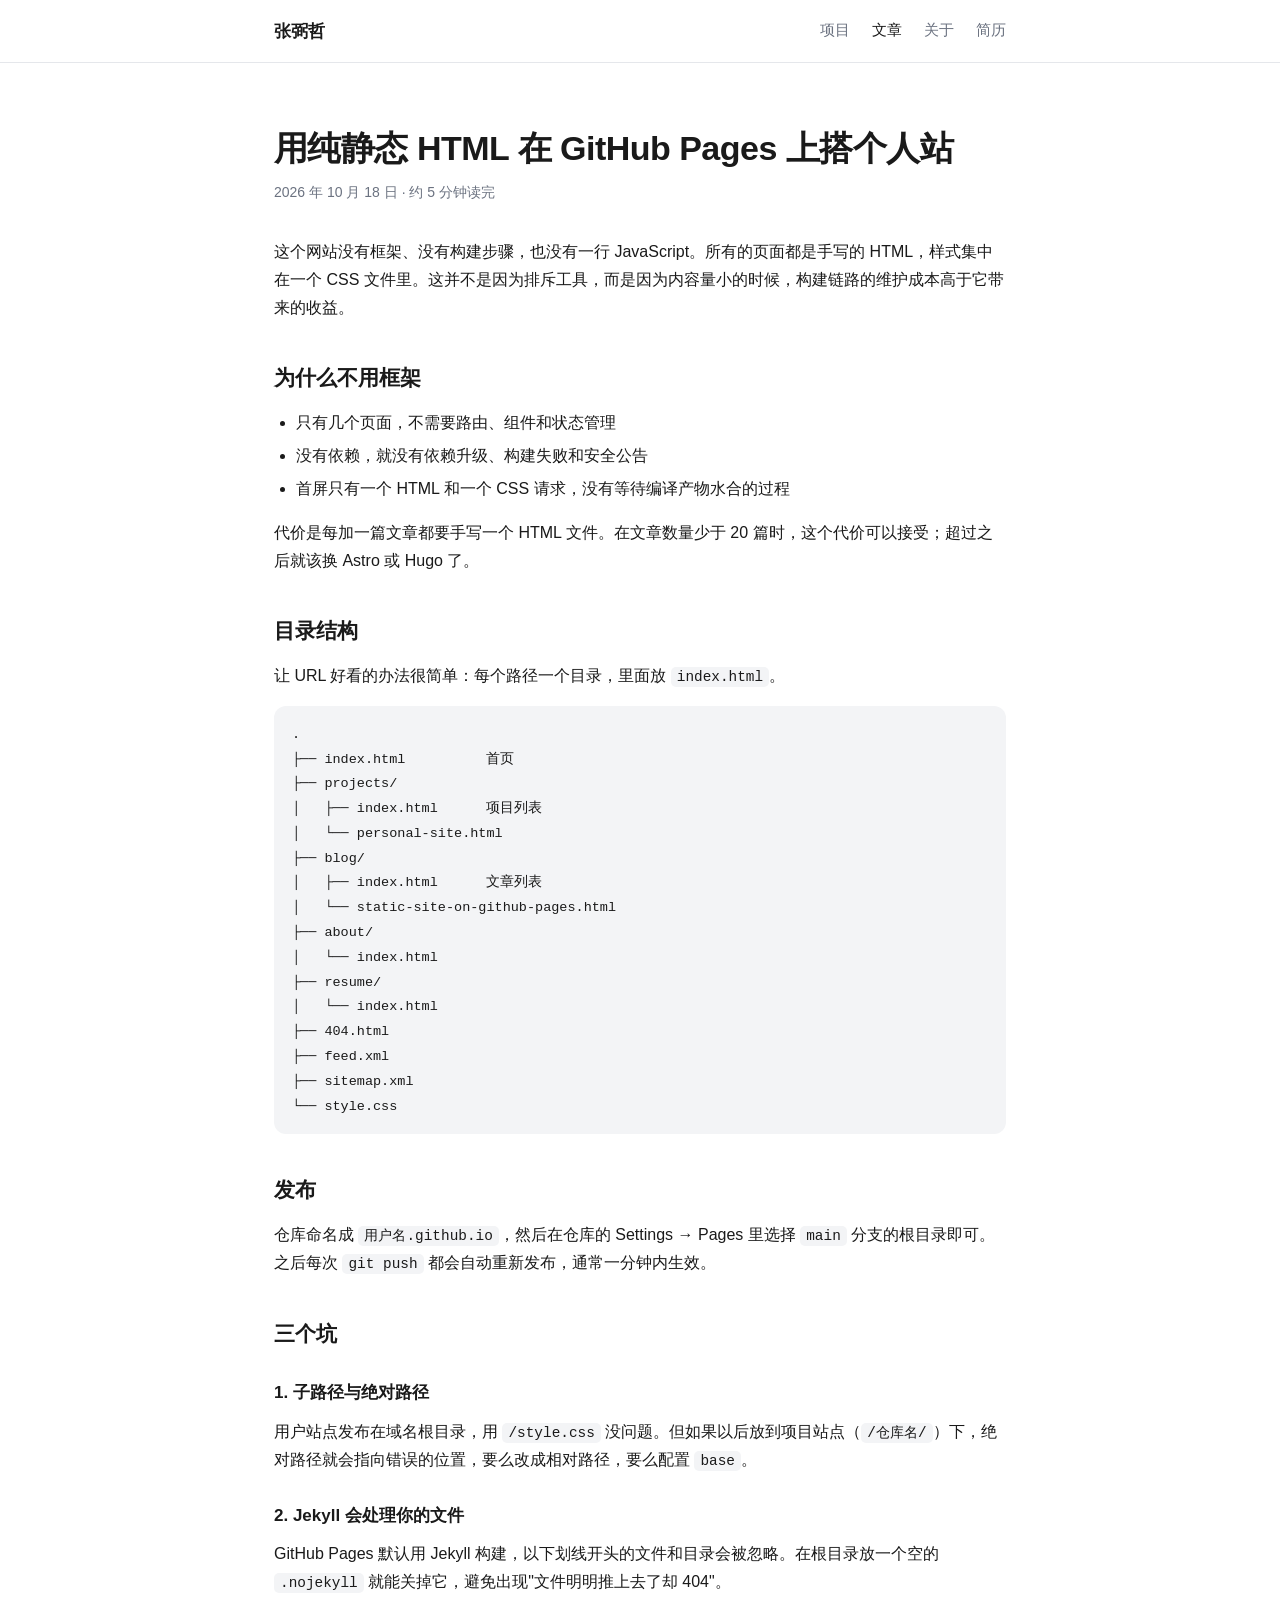
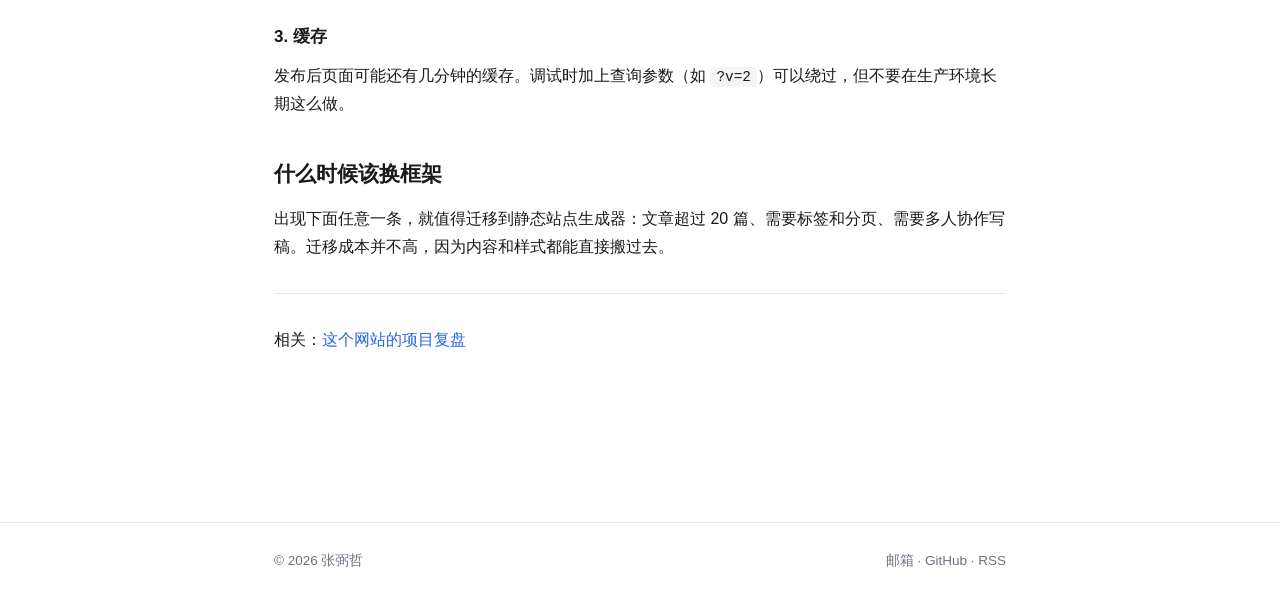
<file: blog/static-site-on-github-pages.html>
<!DOCTYPE html>
<html lang="zh-CN">
<head>
  <meta charset="utf-8">
  <meta name="viewport" content="width=device-width, initial-scale=1">
  <title>用纯静态 HTML 在 GitHub Pages 上搭个人站 · 张弼哲</title>
  <meta name="description" content="不引入框架和构建流程，用几个 HTML 文件在 GitHub Pages 上跑通一个个人站点，附三个常见坑。">
  <link rel="canonical" href="https://bizhezhang.github.io/blog/static-site-on-github-pages.html">
  <meta property="og:type" content="article">
  <meta property="og:site_name" content="张弼哲">
  <meta property="og:title" content="用纯静态 HTML 在 GitHub Pages 上搭个人站">
  <meta property="og:description" content="不引入框架和构建流程，用几个 HTML 文件在 GitHub Pages 上跑通一个个人站点，附三个常见坑。">
  <meta property="og:url" content="https://bizhezhang.github.io/blog/static-site-on-github-pages.html">
  <meta name="twitter:card" content="summary">
  <link rel="icon" href="data:image/svg+xml,%3Csvg xmlns='http://www.w3.org/2000/svg' viewBox='0 0 100 100'%3E%3Crect width='100' height='100' rx='22' fill='%232563eb'/%3E%3Ctext x='50' y='70' font-size='54' text-anchor='middle' fill='white' font-family='sans-serif'%3E张%3C/text%3E%3C/svg%3E">
  <link rel="alternate" type="application/rss+xml" title="张弼哲" href="/feed.xml">
  <link rel="stylesheet" href="/style.css">
</head>
<body>

<header class="site-header">
  <div class="wrap">
    <a class="brand" href="/">张弼哲</a>
    <nav class="site-nav" aria-label="主导航">
      <a href="/projects/">项目</a>
      <a href="/blog/" aria-current="page">文章</a>
      <a href="/about/">关于</a>
      <a href="/resume/">简历</a>
    </nav>
  </div>
</header>

<main class="page article">

  <h1>用纯静态 HTML 在 GitHub Pages 上搭个人站</h1>
  <p class="meta">2026 年 10 月 18 日 · 约 5 分钟读完</p>

  <p>这个网站没有框架、没有构建步骤，也没有一行 JavaScript。所有的页面都是手写的 HTML，样式集中在一个 CSS 文件里。这并不是因为排斥工具，而是因为内容量小的时候，构建链路的维护成本高于它带来的收益。</p>

  <h2>为什么不用框架</h2>
  <ul>
    <li>只有几个页面，不需要路由、组件和状态管理</li>
    <li>没有依赖，就没有依赖升级、构建失败和安全公告</li>
    <li>首屏只有一个 HTML 和一个 CSS 请求，没有等待编译产物水合的过程</li>
  </ul>
  <p>代价是每加一篇文章都要手写一个 HTML 文件。在文章数量少于 20 篇时，这个代价可以接受；超过之后就该换 Astro 或 Hugo 了。</p>

  <h2>目录结构</h2>
  <p>让 URL 好看的办法很简单：每个路径一个目录，里面放 <code>index.html</code>。</p>
  <pre><code>.
├── index.html          首页
├── projects/
│   ├── index.html      项目列表
│   └── personal-site.html
├── blog/
│   ├── index.html      文章列表
│   └── static-site-on-github-pages.html
├── about/
│   └── index.html
├── resume/
│   └── index.html
├── 404.html
├── feed.xml
├── sitemap.xml
└── style.css</code></pre>

  <h2>发布</h2>
  <p>仓库命名成 <code>用户名.github.io</code>，然后在仓库的 Settings → Pages 里选择 <code>main</code> 分支的根目录即可。之后每次 <code>git push</code> 都会自动重新发布，通常一分钟内生效。</p>

  <h2>三个坑</h2>
  <h3>1. 子路径与绝对路径</h3>
  <p>用户站点发布在域名根目录，用 <code>/style.css</code> 没问题。但如果以后放到项目站点（<code>/仓库名/</code>）下，绝对路径就会指向错误的位置，要么改成相对路径，要么配置 <code>base</code>。</p>

  <h3>2. Jekyll 会处理你的文件</h3>
  <p>GitHub Pages 默认用 Jekyll 构建，以下划线开头的文件和目录会被忽略。在根目录放一个空的 <code>.nojekyll</code> 就能关掉它，避免出现"文件明明推上去了却 404"。</p>

  <h3>3. 缓存</h3>
  <p>发布后页面可能还有几分钟的缓存。调试时加上查询参数（如 <code>?v=2</code>）可以绕过，但不要在生产环境长期这么做。</p>

  <h2>什么时候该换框架</h2>
  <p>出现下面任意一条，就值得迁移到静态站点生成器：文章超过 20 篇、需要标签和分页、需要多人协作写稿。迁移成本并不高，因为内容和样式都能直接搬过去。</p>

  <hr>
  <p>相关：<a href="/projects/personal-site.html">这个网站的项目复盘</a></p>

</main>

<footer class="site-footer">
  <div class="wrap">
    <span>© 2026 张弼哲</span>
    <span>
      <a href="mailto:zhangbizhea@163.com">邮箱</a> ·
      <a href="https://github.com/bizhezhang">GitHub</a> ·
      <a href="/feed.xml">RSS</a>
    </span>
  </div>
</footer>

</body>
</html>
</file>
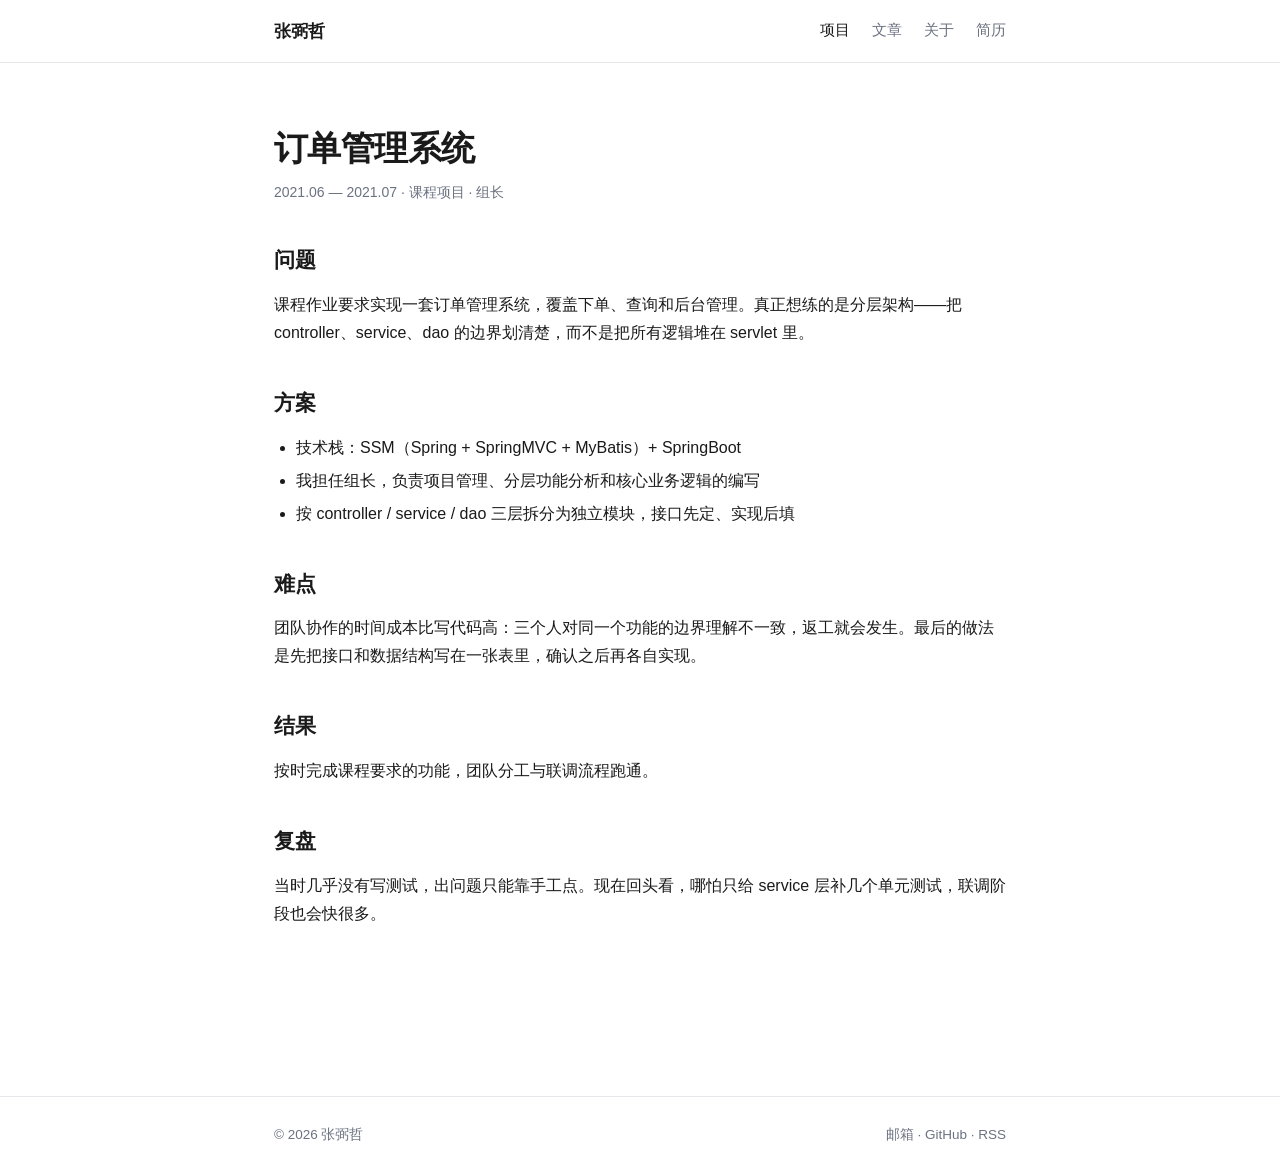
<file: projects/order-system.html>
<!DOCTYPE html>
<html lang="zh-CN">
<head>
  <meta charset="utf-8">
  <meta name="viewport" content="width=device-width, initial-scale=1">
  <title>订单管理系统 · 张弼哲</title>
  <meta name="description" content="SSM + SpringBoot 的订单管理系统课程项目：分层设计、核心业务与团队协作。">
  <link rel="canonical" href="https://bizhezhang.github.io/projects/order-system.html">
  <meta property="og:type" content="article">
  <meta property="og:site_name" content="张弼哲">
  <meta property="og:title" content="订单管理系统 · 张弼哲">
  <meta property="og:description" content="SSM + SpringBoot 的订单管理系统课程项目：分层设计、核心业务与团队协作。">
  <meta property="og:url" content="https://bizhezhang.github.io/projects/order-system.html">
  <meta name="twitter:card" content="summary">
  <link rel="icon" href="data:image/svg+xml,%3Csvg xmlns='http://www.w3.org/2000/svg' viewBox='0 0 100 100'%3E%3Crect width='100' height='100' rx='22' fill='%232563eb'/%3E%3Ctext x='50' y='70' font-size='54' text-anchor='middle' fill='white' font-family='sans-serif'%3E张%3C/text%3E%3C/svg%3E">
  <link rel="stylesheet" href="/style.css">
</head>
<body>

<header class="site-header">
  <div class="wrap">
    <a class="brand" href="/">张弼哲</a>
    <nav class="site-nav" aria-label="主导航">
      <a href="/projects/" aria-current="page">项目</a>
      <a href="/blog/">文章</a>
      <a href="/about/">关于</a>
      <a href="/resume/">简历</a>
    </nav>
  </div>
</header>

<main class="page article">

  <h1>订单管理系统</h1>
  <p class="meta">2021.06 — 2021.07 · 课程项目 · 组长</p>

  <h2>问题</h2>
  <p>课程作业要求实现一套订单管理系统，覆盖下单、查询和后台管理。真正想练的是分层架构——把 controller、service、dao 的边界划清楚，而不是把所有逻辑堆在 servlet 里。</p>

  <h2>方案</h2>
  <ul>
    <li>技术栈：SSM（Spring + SpringMVC + MyBatis）+ SpringBoot</li>
    <li>我担任组长，负责项目管理、分层功能分析和核心业务逻辑的编写</li>
    <li>按 controller / service / dao 三层拆分为独立模块，接口先定、实现后填</li>
  </ul>

  <h2>难点</h2>
  <p>团队协作的时间成本比写代码高：三个人对同一个功能的边界理解不一致，返工就会发生。最后的做法是先把接口和数据结构写在一张表里，确认之后再各自实现。</p>

  <h2>结果</h2>
  <p>按时完成课程要求的功能，团队分工与联调流程跑通。</p>

  <h2>复盘</h2>
  <p>当时几乎没有写测试，出问题只能靠手工点。现在回头看，哪怕只给 service 层补几个单元测试，联调阶段也会快很多。</p>

</main>

<footer class="site-footer">
  <div class="wrap">
    <span>© 2026 张弼哲</span>
    <span>
      <a href="mailto:zhangbizhea@163.com">邮箱</a> ·
      <a href="https://github.com/bizhezhang">GitHub</a> ·
      <a href="/feed.xml">RSS</a>
    </span>
  </div>
</footer>

</body>
</html>
</file>
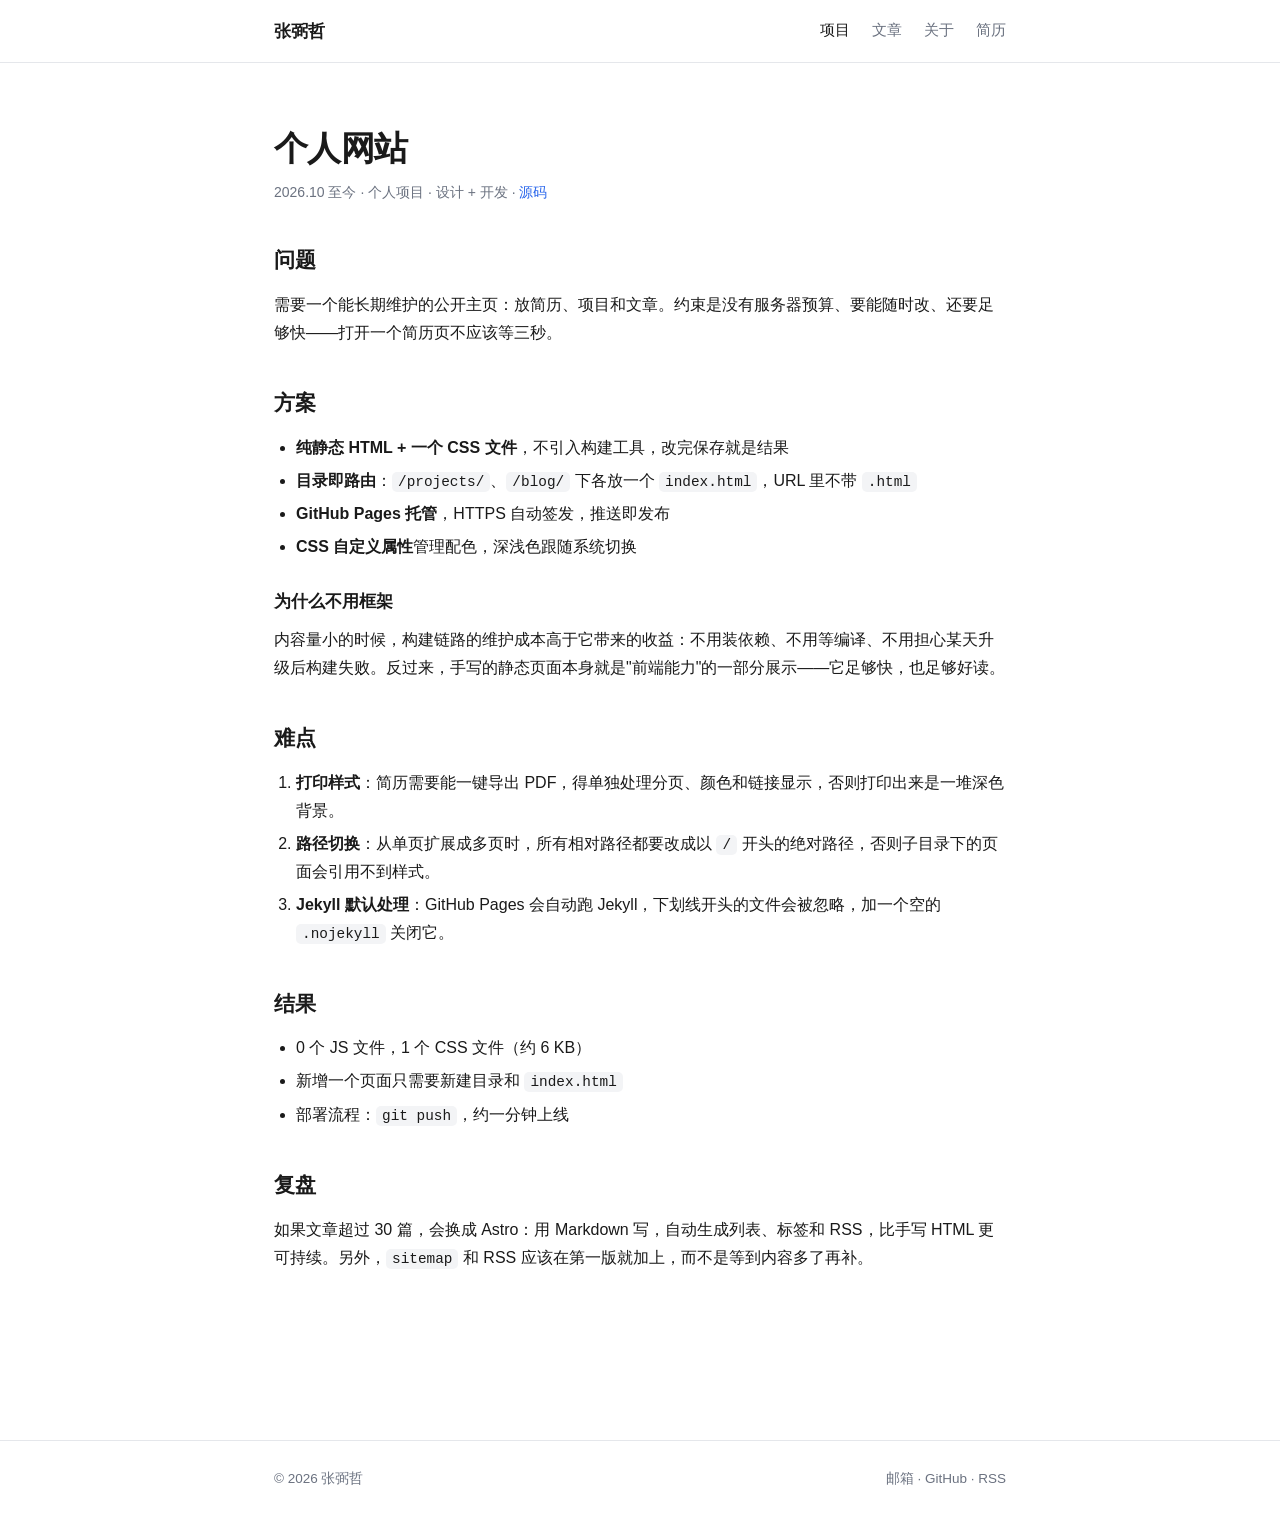
<file: projects/personal-site.html>
<!DOCTYPE html>
<html lang="zh-CN">
<head>
  <meta charset="utf-8">
  <meta name="viewport" content="width=device-width, initial-scale=1">
  <title>个人网站 · 张弼哲</title>
  <meta name="description" content="用纯静态 HTML/CSS 搭建个人网站：问题、方案、难点与复盘。">
  <link rel="canonical" href="https://bizhezhang.github.io/projects/personal-site.html">
  <meta property="og:type" content="article">
  <meta property="og:site_name" content="张弼哲">
  <meta property="og:title" content="个人网站 · 张弼哲">
  <meta property="og:description" content="用纯静态 HTML/CSS 搭建个人网站：问题、方案、难点与复盘。">
  <meta property="og:url" content="https://bizhezhang.github.io/projects/personal-site.html">
  <meta name="twitter:card" content="summary">
  <link rel="icon" href="data:image/svg+xml,%3Csvg xmlns='http://www.w3.org/2000/svg' viewBox='0 0 100 100'%3E%3Crect width='100' height='100' rx='22' fill='%232563eb'/%3E%3Ctext x='50' y='70' font-size='54' text-anchor='middle' fill='white' font-family='sans-serif'%3E张%3C/text%3E%3C/svg%3E">
  <link rel="stylesheet" href="/style.css">
</head>
<body>

<header class="site-header">
  <div class="wrap">
    <a class="brand" href="/">张弼哲</a>
    <nav class="site-nav" aria-label="主导航">
      <a href="/projects/" aria-current="page">项目</a>
      <a href="/blog/">文章</a>
      <a href="/about/">关于</a>
      <a href="/resume/">简历</a>
    </nav>
  </div>
</header>

<main class="page article">

  <h1>个人网站</h1>
  <p class="meta">2026.10 至今 · 个人项目 · 设计 + 开发 · <a href="https://github.com/bizhezhang/bizhezhang.github.io">源码</a></p>

  <h2>问题</h2>
  <p>需要一个能长期维护的公开主页：放简历、项目和文章。约束是没有服务器预算、要能随时改、还要足够快——打开一个简历页不应该等三秒。</p>

  <h2>方案</h2>
  <ul>
    <li><strong>纯静态 HTML + 一个 CSS 文件</strong>，不引入构建工具，改完保存就是结果</li>
    <li><strong>目录即路由</strong>：<code>/projects/</code>、<code>/blog/</code> 下各放一个 <code>index.html</code>，URL 里不带 <code>.html</code></li>
    <li><strong>GitHub Pages 托管</strong>，HTTPS 自动签发，推送即发布</li>
    <li><strong>CSS 自定义属性</strong>管理配色，深浅色跟随系统切换</li>
  </ul>

  <h3>为什么不用框架</h3>
  <p>内容量小的时候，构建链路的维护成本高于它带来的收益：不用装依赖、不用等编译、不用担心某天升级后构建失败。反过来，手写的静态页面本身就是"前端能力"的一部分展示——它足够快，也足够好读。</p>

  <h2>难点</h2>
  <ol>
    <li><strong>打印样式</strong>：简历需要能一键导出 PDF，得单独处理分页、颜色和链接显示，否则打印出来是一堆深色背景。</li>
    <li><strong>路径切换</strong>：从单页扩展成多页时，所有相对路径都要改成以 <code>/</code> 开头的绝对路径，否则子目录下的页面会引用不到样式。</li>
    <li><strong>Jekyll 默认处理</strong>：GitHub Pages 会自动跑 Jekyll，下划线开头的文件会被忽略，加一个空的 <code>.nojekyll</code> 关闭它。</li>
  </ol>

  <h2>结果</h2>
  <ul>
    <li>0 个 JS 文件，1 个 CSS 文件（约 6 KB）</li>
    <li>新增一个页面只需要新建目录和 <code>index.html</code></li>
    <li>部署流程：<code>git push</code>，约一分钟上线</li>
  </ul>

  <h2>复盘</h2>
  <p>如果文章超过 30 篇，会换成 Astro：用 Markdown 写，自动生成列表、标签和 RSS，比手写 HTML 更可持续。另外，<code>sitemap</code> 和 RSS 应该在第一版就加上，而不是等到内容多了再补。</p>

</main>

<footer class="site-footer">
  <div class="wrap">
    <span>© 2026 张弼哲</span>
    <span>
      <a href="mailto:zhangbizhea@163.com">邮箱</a> ·
      <a href="https://github.com/bizhezhang">GitHub</a> ·
      <a href="/feed.xml">RSS</a>
    </span>
  </div>
</footer>

</body>
</html>
</file>
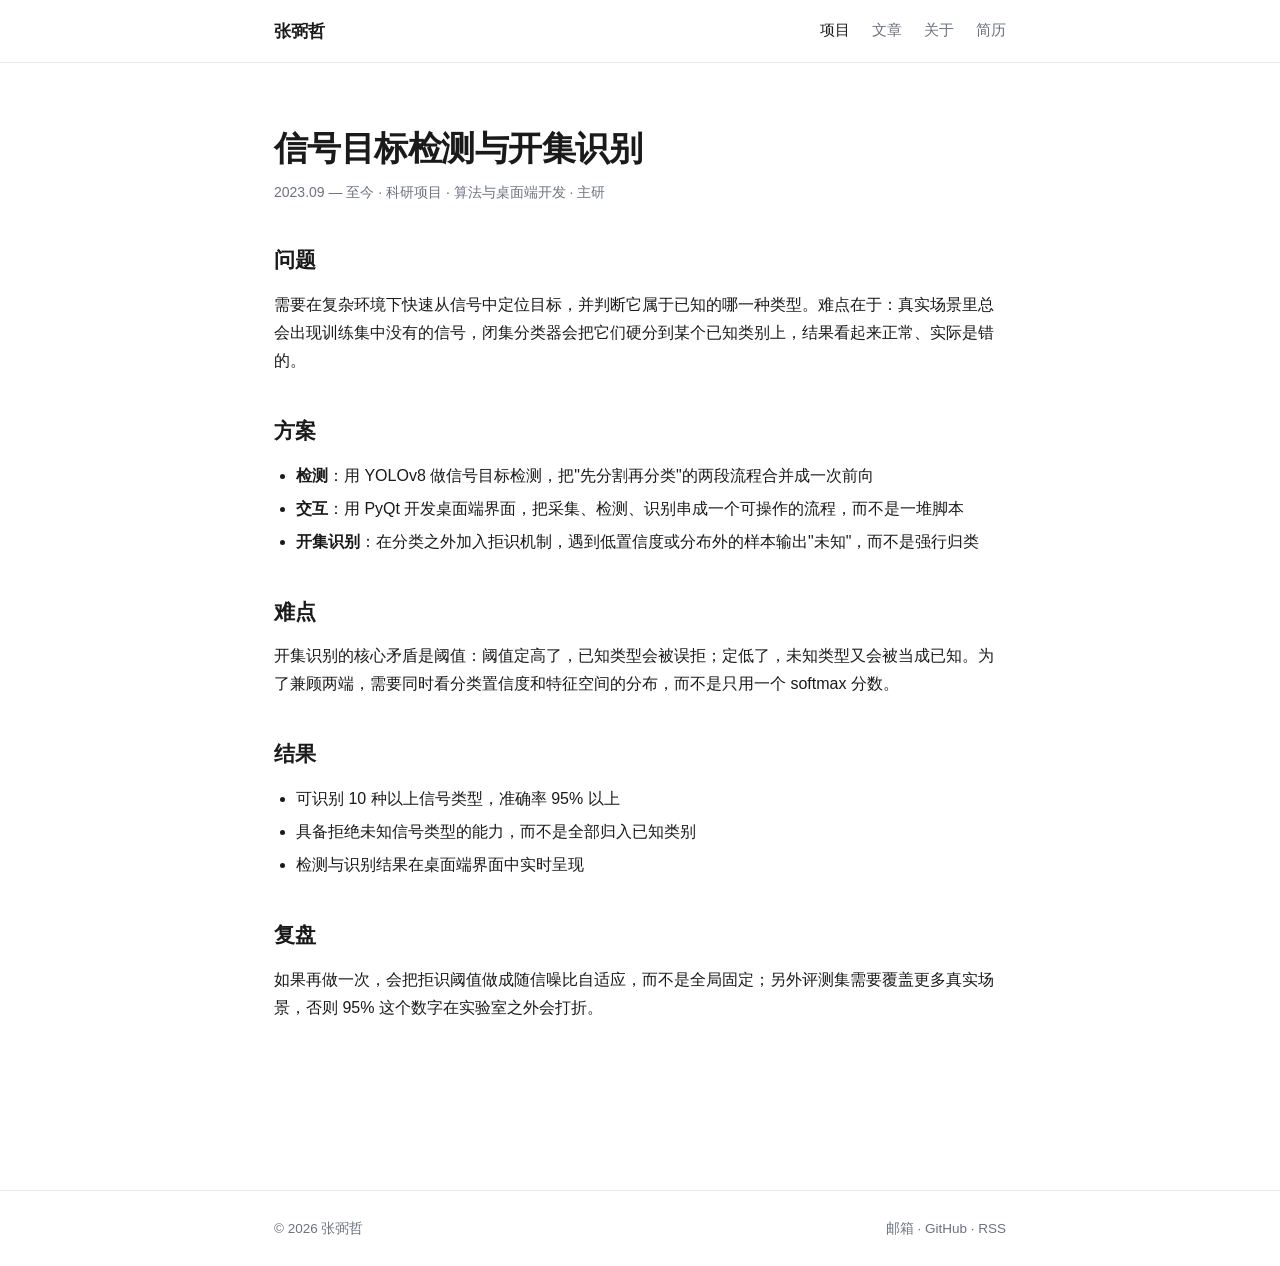
<file: projects/signal-detection.html>
<!DOCTYPE html>
<html lang="zh-CN">
<head>
  <meta charset="utf-8">
  <meta name="viewport" content="width=device-width, initial-scale=1">
  <title>信号目标检测与开集识别 · 张弼哲</title>
  <meta name="description" content="基于 YOLOv8 的信号目标检测与开集识别系统：问题、方案、难点与结果。">
  <link rel="canonical" href="https://bizhezhang.github.io/projects/signal-detection.html">
  <meta property="og:type" content="article">
  <meta property="og:site_name" content="张弼哲">
  <meta property="og:title" content="信号目标检测与开集识别 · 张弼哲">
  <meta property="og:description" content="基于 YOLOv8 的信号目标检测与开集识别系统：问题、方案、难点与结果。">
  <meta property="og:url" content="https://bizhezhang.github.io/projects/signal-detection.html">
  <meta name="twitter:card" content="summary">
  <link rel="icon" href="data:image/svg+xml,%3Csvg xmlns='http://www.w3.org/2000/svg' viewBox='0 0 100 100'%3E%3Crect width='100' height='100' rx='22' fill='%232563eb'/%3E%3Ctext x='50' y='70' font-size='54' text-anchor='middle' fill='white' font-family='sans-serif'%3E张%3C/text%3E%3C/svg%3E">
  <link rel="stylesheet" href="/style.css">
</head>
<body>

<header class="site-header">
  <div class="wrap">
    <a class="brand" href="/">张弼哲</a>
    <nav class="site-nav" aria-label="主导航">
      <a href="/projects/" aria-current="page">项目</a>
      <a href="/blog/">文章</a>
      <a href="/about/">关于</a>
      <a href="/resume/">简历</a>
    </nav>
  </div>
</header>

<main class="page article">

  <h1>信号目标检测与开集识别</h1>
  <p class="meta">2023.09 — 至今 · 科研项目 · 算法与桌面端开发 · 主研</p>

  <h2>问题</h2>
  <p>需要在复杂环境下快速从信号中定位目标，并判断它属于已知的哪一种类型。难点在于：真实场景里总会出现训练集中没有的信号，闭集分类器会把它们硬分到某个已知类别上，结果看起来正常、实际是错的。</p>

  <h2>方案</h2>
  <ul>
    <li><strong>检测</strong>：用 YOLOv8 做信号目标检测，把"先分割再分类"的两段流程合并成一次前向</li>
    <li><strong>交互</strong>：用 PyQt 开发桌面端界面，把采集、检测、识别串成一个可操作的流程，而不是一堆脚本</li>
    <li><strong>开集识别</strong>：在分类之外加入拒识机制，遇到低置信度或分布外的样本输出"未知"，而不是强行归类</li>
  </ul>

  <h2>难点</h2>
  <p>开集识别的核心矛盾是阈值：阈值定高了，已知类型会被误拒；定低了，未知类型又会被当成已知。为了兼顾两端，需要同时看分类置信度和特征空间的分布，而不是只用一个 softmax 分数。</p>

  <h2>结果</h2>
  <ul>
    <li>可识别 10 种以上信号类型，准确率 95% 以上</li>
    <li>具备拒绝未知信号类型的能力，而不是全部归入已知类别</li>
    <li>检测与识别结果在桌面端界面中实时呈现</li>
  </ul>

  <h2>复盘</h2>
  <p>如果再做一次，会把拒识阈值做成随信噪比自适应，而不是全局固定；另外评测集需要覆盖更多真实场景，否则 95% 这个数字在实验室之外会打折。</p>

</main>

<footer class="site-footer">
  <div class="wrap">
    <span>© 2026 张弼哲</span>
    <span>
      <a href="mailto:zhangbizhea@163.com">邮箱</a> ·
      <a href="https://github.com/bizhezhang">GitHub</a> ·
      <a href="/feed.xml">RSS</a>
    </span>
  </div>
</footer>

</body>
</html>
</file>
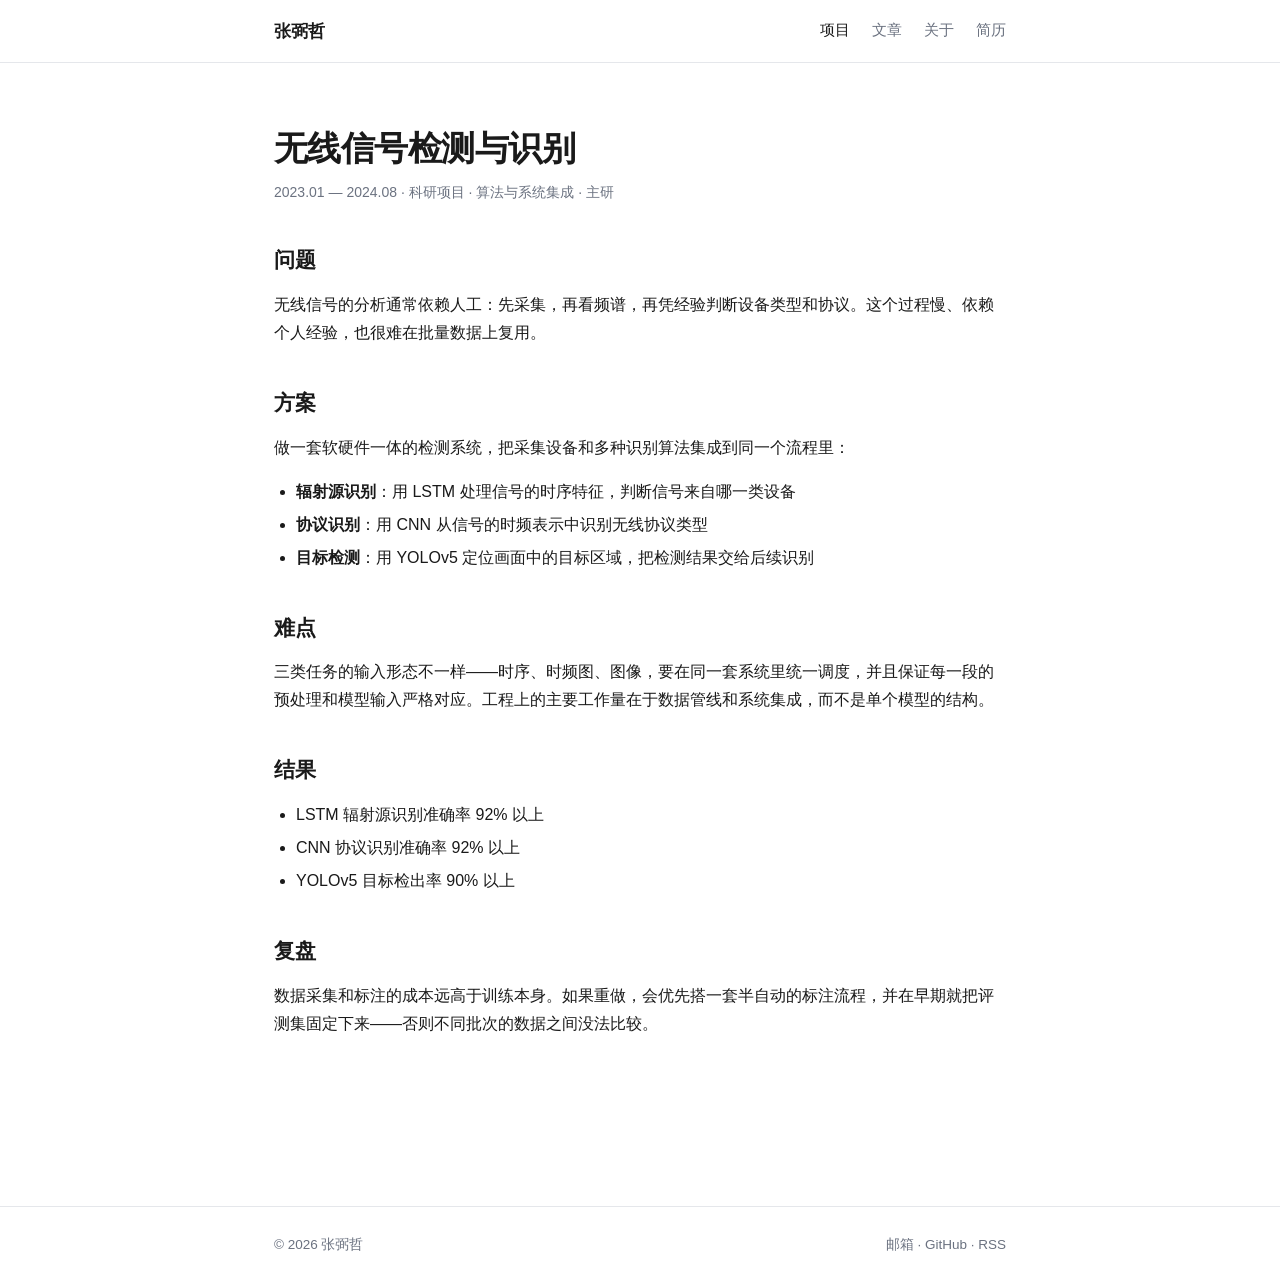
<file: projects/wireless-signal.html>
<!DOCTYPE html>
<html lang="zh-CN">
<head>
  <meta charset="utf-8">
  <meta name="viewport" content="width=device-width, initial-scale=1">
  <title>无线信号检测与识别 · 张弼哲</title>
  <meta name="description" content="软硬件一体的无线信号检测系统：LSTM 辐射源识别、CNN 协议识别与 YOLOv5 目标检测。">
  <link rel="canonical" href="https://bizhezhang.github.io/projects/wireless-signal.html">
  <meta property="og:type" content="article">
  <meta property="og:site_name" content="张弼哲">
  <meta property="og:title" content="无线信号检测与识别 · 张弼哲">
  <meta property="og:description" content="软硬件一体的无线信号检测系统：LSTM 辐射源识别、CNN 协议识别与 YOLOv5 目标检测。">
  <meta property="og:url" content="https://bizhezhang.github.io/projects/wireless-signal.html">
  <meta name="twitter:card" content="summary">
  <link rel="icon" href="data:image/svg+xml,%3Csvg xmlns='http://www.w3.org/2000/svg' viewBox='0 0 100 100'%3E%3Crect width='100' height='100' rx='22' fill='%232563eb'/%3E%3Ctext x='50' y='70' font-size='54' text-anchor='middle' fill='white' font-family='sans-serif'%3E张%3C/text%3E%3C/svg%3E">
  <link rel="stylesheet" href="/style.css">
</head>
<body>

<header class="site-header">
  <div class="wrap">
    <a class="brand" href="/">张弼哲</a>
    <nav class="site-nav" aria-label="主导航">
      <a href="/projects/" aria-current="page">项目</a>
      <a href="/blog/">文章</a>
      <a href="/about/">关于</a>
      <a href="/resume/">简历</a>
    </nav>
  </div>
</header>

<main class="page article">

  <h1>无线信号检测与识别</h1>
  <p class="meta">2023.01 — 2024.08 · 科研项目 · 算法与系统集成 · 主研</p>

  <h2>问题</h2>
  <p>无线信号的分析通常依赖人工：先采集，再看频谱，再凭经验判断设备类型和协议。这个过程慢、依赖个人经验，也很难在批量数据上复用。</p>

  <h2>方案</h2>
  <p>做一套软硬件一体的检测系统，把采集设备和多种识别算法集成到同一个流程里：</p>
  <ul>
    <li><strong>辐射源识别</strong>：用 LSTM 处理信号的时序特征，判断信号来自哪一类设备</li>
    <li><strong>协议识别</strong>：用 CNN 从信号的时频表示中识别无线协议类型</li>
    <li><strong>目标检测</strong>：用 YOLOv5 定位画面中的目标区域，把检测结果交给后续识别</li>
  </ul>

  <h2>难点</h2>
  <p>三类任务的输入形态不一样——时序、时频图、图像，要在同一套系统里统一调度，并且保证每一段的预处理和模型输入严格对应。工程上的主要工作量在于数据管线和系统集成，而不是单个模型的结构。</p>

  <h2>结果</h2>
  <ul>
    <li>LSTM 辐射源识别准确率 92% 以上</li>
    <li>CNN 协议识别准确率 92% 以上</li>
    <li>YOLOv5 目标检出率 90% 以上</li>
  </ul>

  <h2>复盘</h2>
  <p>数据采集和标注的成本远高于训练本身。如果重做，会优先搭一套半自动的标注流程，并在早期就把评测集固定下来——否则不同批次的数据之间没法比较。</p>

</main>

<footer class="site-footer">
  <div class="wrap">
    <span>© 2026 张弼哲</span>
    <span>
      <a href="mailto:zhangbizhea@163.com">邮箱</a> ·
      <a href="https://github.com/bizhezhang">GitHub</a> ·
      <a href="/feed.xml">RSS</a>
    </span>
  </div>
</footer>

</body>
</html>
</file>
<file: style.css>
:root {
  --bg: #ffffff;
  --fg: #1a1a1a;
  --muted: #6b7280;
  --line: #e5e7eb;
  --accent: #2563eb;
  --chip-bg: #f3f4f6;
  --max: 780px;
}

@media (prefers-color-scheme: dark) {
  :root {
    --bg: #0f1115;
    --fg: #e8e8e8;
    --muted: #9aa3af;
    --line: #262a33;
    --accent: #7aa2ff;
    --chip-bg: #1b1f27;
  }
}

* {
  box-sizing: border-box;
}

html {
  -webkit-text-size-adjust: 100%;
}

body {
  margin: 0;
  background: var(--bg);
  color: var(--fg);
  font-family: -apple-system, BlinkMacSystemFont, "Segoe UI", "PingFang SC",
    "Hiragino Sans GB", "Microsoft YaHei", sans-serif;
  font-size: 16px;
  line-height: 1.75;
  -webkit-font-smoothing: antialiased;
  text-rendering: optimizeLegibility;
}

.page {
  max-width: var(--max);
  margin: 0 auto;
  padding: 64px 24px 80px;
}

a {
  color: var(--accent);
  text-decoration: none;
  border-bottom: 1px solid transparent;
  transition: border-color 0.15s ease;
}

a:hover {
  border-bottom-color: currentColor;
}

a:focus-visible {
  outline: 2px solid var(--accent);
  outline-offset: 3px;
  border-radius: 2px;
}

/* 头部 */
.hero {
  margin-bottom: 52px;
}

.hero h1 {
  margin: 0;
  font-size: 42px;
  line-height: 1.15;
  letter-spacing: -0.02em;
  font-weight: 700;
}

.role {
  margin: 10px 0 0;
  color: var(--accent);
  font-size: 17px;
  font-weight: 600;
  letter-spacing: 0.02em;
}

.contact {
  list-style: none;
  display: flex;
  flex-wrap: wrap;
  gap: 6px 22px;
  padding: 0;
  margin: 22px 0 0;
  color: var(--muted);
  font-size: 14.5px;
}

/* 区块 */
section {
  margin-top: 46px;
}

section h2 {
  margin: 0 0 20px;
  padding-left: 12px;
  border-left: 3px solid var(--accent);
  font-size: 15px;
  font-weight: 600;
  letter-spacing: 0.12em;
  color: var(--muted);
}

section > p {
  margin: 0;
}

/* 技能 */
.skill-group {
  display: grid;
  grid-template-columns: 56px 1fr;
  align-items: start;
  gap: 12px;
  margin-bottom: 12px;
}

.skill-group:last-child {
  margin-bottom: 0;
}

.skill-label {
  color: var(--muted);
  font-size: 14px;
  line-height: 30px;
}

.chips {
  list-style: none;
  display: flex;
  flex-wrap: wrap;
  gap: 8px;
  padding: 0;
  margin: 0;
}

.chips li {
  background: var(--chip-bg);
  border-radius: 999px;
  padding: 3px 13px;
  font-size: 14px;
  line-height: 24px;
  color: var(--fg);
}

/* 条目 */
.item {
  display: grid;
  grid-template-columns: 168px 1fr;
  gap: 4px 28px;
  padding: 20px 0;
  border-top: 1px solid var(--line);
}

.item:first-of-type {
  border-top: none;
  padding-top: 0;
}

.period {
  margin: 0;
  color: var(--muted);
  font-size: 14px;
  font-variant-numeric: tabular-nums;
  line-height: 1.9;
}

.item h3 {
  margin: 0;
  font-size: 17px;
  font-weight: 600;
  line-height: 1.5;
}

.item .org {
  margin: 2px 0 0;
  color: var(--muted);
  font-size: 14.5px;
}

.item ul {
  margin: 10px 0 0;
  padding-left: 18px;
}

.item li {
  margin: 5px 0;
}

.item li::marker {
  color: var(--muted);
}

/* 页脚 */
footer {
  margin-top: 60px;
  padding-top: 20px;
  border-top: 1px solid var(--line);
  color: var(--muted);
  font-size: 13.5px;
}

/* 移动端 */
@media (max-width: 640px) {
  .page {
    padding: 40px 18px 60px;
  }

  .hero h1 {
    font-size: 32px;
  }

  .item {
    grid-template-columns: 1fr;
    gap: 2px;
  }

  .period {
    font-size: 13px;
    line-height: 1.6;
  }

  section {
    margin-top: 38px;
  }
}

/* 打印 / 导出 PDF */
@media print {
  :root {
    --bg: #ffffff;
    --fg: #000000;
    --muted: #444444;
    --line: #cccccc;
    --accent: #000000;
    --chip-bg: #f2f2f2;
  }

  .page {
    max-width: none;
    padding: 0;
  }

  body {
    font-size: 11.5pt;
    line-height: 1.6;
  }

  .hero {
    margin-bottom: 28px;
  }

  .hero h1 {
    font-size: 26pt;
  }

  section {
    margin-top: 22px;
  }

  .item {
    break-inside: avoid;
    page-break-inside: avoid;
  }

  a {
    color: #000;
  }

  .site-header,
  .site-footer {
    display: none;
  }
}

/* ===== 站点导航与页脚 ===== */
.wrap {
  max-width: var(--max);
  margin: 0 auto;
  padding-left: 24px;
  padding-right: 24px;
}

.site-header {
  position: sticky;
  top: 0;
  z-index: 20;
  background: var(--bg);
  border-bottom: 1px solid var(--line);
}

.site-header .wrap {
  display: flex;
  align-items: center;
  justify-content: space-between;
  gap: 24px;
  height: 62px;
}

.brand {
  font-weight: 700;
  font-size: 16.5px;
  color: var(--fg);
  border-bottom: 0;
  letter-spacing: 0.01em;
}

.site-nav {
  display: flex;
  gap: 22px;
  font-size: 14.5px;
}

.site-nav a {
  color: var(--muted);
  border-bottom: 0;
}

.site-nav a:hover,
.site-nav a[aria-current="page"] {
  color: var(--fg);
}

.site-footer {
  margin-top: 72px;
  padding: 26px 0;
  border-top: 1px solid var(--line);
  color: var(--muted);
  font-size: 13.5px;
}

.site-footer .wrap {
  display: flex;
  flex-wrap: wrap;
  gap: 8px 20px;
  justify-content: space-between;
}

.site-footer a {
  color: var(--muted);
  border-bottom: 0;
}

.site-footer a:hover {
  color: var(--accent);
}

/* ===== 首页 ===== */
.lede {
  margin: 14px 0 0;
  font-size: 17px;
  color: var(--muted);
  max-width: 52ch;
}

.actions {
  display: flex;
  flex-wrap: wrap;
  gap: 12px;
  margin-top: 26px;
}

.btn {
  display: inline-block;
  padding: 8px 18px;
  border: 1px solid var(--line);
  border-radius: 999px;
  font-size: 14.5px;
  color: var(--fg);
  border-bottom-width: 1px;
}

.btn:hover {
  border-color: var(--accent);
  color: var(--accent);
}

.btn-primary {
  background: var(--accent);
  border-color: var(--accent);
  color: #fff;
}

.btn-primary:hover {
  color: #fff;
  opacity: 0.92;
}

.block {
  margin-top: 54px;
}

.block-head {
  display: flex;
  align-items: baseline;
  justify-content: space-between;
  gap: 16px;
  margin-bottom: 20px;
}

.block-head h2 {
  margin: 0;
  padding-left: 12px;
  border-left: 3px solid var(--accent);
  font-size: 15px;
  font-weight: 600;
  letter-spacing: 0.12em;
  color: var(--muted);
}

.block-head a {
  font-size: 13.5px;
  color: var(--muted);
  border-bottom: 0;
}

.block-head a:hover {
  color: var(--accent);
}

/* ===== 卡片 ===== */
.cards {
  display: grid;
  grid-template-columns: repeat(auto-fill, minmax(210px, 1fr));
  gap: 16px;
}

.card {
  display: flex;
  flex-direction: column;
  gap: 8px;
  padding: 20px;
  border: 1px solid var(--line);
  border-radius: 14px;
  color: inherit;
  transition: border-color 0.15s ease, transform 0.15s ease;
}

.card:hover {
  border-color: var(--accent);
  transform: translateY(-2px);
}

.card h3 {
  margin: 0;
  font-size: 17px;
  font-weight: 600;
}

.card p {
  margin: 0;
  color: var(--muted);
  font-size: 14.5px;
  line-height: 1.6;
}

.card .tags {
  display: flex;
  flex-wrap: wrap;
  gap: 6px;
  margin-top: auto;
  padding-top: 10px;
}

.tag {
  font-size: 12px;
  line-height: 20px;
  padding: 1px 9px;
  border-radius: 999px;
  background: var(--chip-bg);
  color: var(--muted);
}

/* ===== 文章列表 ===== */
.post-list {
  list-style: none;
  margin: 0;
  padding: 0;
}

.post-list li {
  padding: 18px 0;
  border-top: 1px solid var(--line);
}

.post-list li:first-child {
  border-top: 0;
  padding-top: 0;
}

.post-list time {
  display: block;
  color: var(--muted);
  font-size: 13px;
  font-variant-numeric: tabular-nums;
}

.post-list h3 {
  margin: 3px 0 5px;
  font-size: 18px;
  font-weight: 600;
}

.post-list h3 a {
  border-bottom: 0;
}

.post-list p {
  margin: 0;
  color: var(--muted);
  font-size: 14.5px;
}

/* ===== 正文 ===== */
.article h1 {
  font-size: 34px;
  line-height: 1.25;
  margin: 0 0 10px;
  letter-spacing: -0.015em;
}

.article .meta {
  color: var(--muted);
  font-size: 14px;
  margin: 0 0 34px;
}

.article h2 {
  margin: 38px 0 12px;
  padding: 0;
  border: 0;
  font-size: 21px;
  font-weight: 600;
  letter-spacing: 0;
  color: var(--fg);
}

.article h3 {
  margin: 26px 0 10px;
  font-size: 17px;
}

.article p {
  margin: 0 0 16px;
}

.article ul,
.article ol {
  margin: 0 0 16px;
  padding-left: 22px;
}

.article li {
  margin: 5px 0;
}

.article code {
  font-family: ui-monospace, SFMono-Regular, Menlo, Consolas, monospace;
  font-size: 0.9em;
  background: var(--chip-bg);
  padding: 2px 6px;
  border-radius: 5px;
}

.article pre {
  margin: 0 0 18px;
  padding: 16px 18px;
  background: var(--chip-bg);
  border-radius: 12px;
  overflow-x: auto;
  line-height: 1.55;
}

.article pre code {
  background: none;
  padding: 0;
  font-size: 13.5px;
}

.article blockquote {
  margin: 0 0 18px;
  padding: 2px 0 2px 16px;
  border-left: 3px solid var(--line);
  color: var(--muted);
}

.article hr {
  margin: 32px 0;
  border: 0;
  border-top: 1px solid var(--line);
}

/* ===== 其他 ===== */
.note {
  margin: 0;
  color: var(--muted);
  font-size: 14px;
  line-height: 1.7;
}

/* ===== 相册 ===== */
.gallery {
  display: grid;
  grid-template-columns: repeat(auto-fill, minmax(170px, 1fr));
  gap: 16px;
  margin: 28px 0 0;
  padding: 0;
  list-style: none;
}

.gallery figure {
  margin: 0;
}

.gallery a {
  display: block;
  border-bottom: 0;
}

.gallery img {
  display: block;
  width: 100%;
  height: 210px;
  object-fit: cover;
  object-position: center 35%;
  border-radius: 12px;
  background: var(--chip-bg);
}

.gallery a:hover img {
  opacity: 0.92;
}

.gallery figcaption {
  margin-top: 7px;
  color: var(--muted);
  font-size: 12.5px;
  line-height: 1.5;
}

@media (max-width: 640px) {
  .gallery {
    grid-template-columns: repeat(2, 1fr);
    gap: 12px;
  }
}

@media (max-width: 640px) {
  .site-header .wrap {
    height: 56px;
  }

  .site-nav {
    gap: 16px;
    font-size: 14px;
  }

  .article h1 {
    font-size: 27px;
  }

  .block {
    margin-top: 42px;
  }
}

/* ===== 关于页照片轮播 ===== */
.carousel {
  position: relative;
  max-width: calc(var(--max) - 48px);
  margin: 36px auto 0;
  border: 1px solid var(--line);
  border-radius: 16px;
  overflow: hidden;
  background: var(--chip-bg);
}

.carousel-track {
  display: flex;
  margin: 0;
  padding: 0;
  list-style: none;
  overflow-x: auto;
  scroll-snap-type: x mandatory;
  scroll-behavior: smooth;
  scrollbar-width: none;
  aspect-ratio: 16 / 9;
}

.carousel-track::-webkit-scrollbar {
  display: none;
}

.carousel-slide {
  position: relative;
  flex: 0 0 100%;
  scroll-snap-align: center;
  scroll-snap-stop: always;
  overflow: hidden;
}

.carousel-slide::before {
  content: "";
  position: absolute;
  inset: -40px;
  background: var(--bg) center / cover no-repeat;
  filter: blur(28px) brightness(0.45) saturate(1.1);
  z-index: 0;
}

.carousel-slide img {
  position: relative;
  z-index: 1;
  display: block;
  width: 100%;
  height: 100%;
  object-fit: contain;
}

.carousel-slide::after {
  content: "";
  position: absolute;
  left: 0;
  right: 0;
  bottom: 0;
  height: 42%;
  background: linear-gradient(to top, rgba(0, 0, 0, 0.72), rgba(0, 0, 0, 0));
  z-index: 2;
  pointer-events: none;
}

.carousel-cap {
  position: absolute;
  left: 0;
  bottom: 0;
  z-index: 3;
  max-width: 72%;
  padding: 20px 24px 18px;
  color: #fff;
  font-size: 13.5px;
  letter-spacing: 0.02em;
  text-shadow: 0 1px 3px rgba(0, 0, 0, 0.6);
}

.carousel-btn {
  position: absolute;
  top: 50%;
  transform: translateY(-50%);
  z-index: 4;
  width: 40px;
  height: 40px;
  display: none;
  align-items: center;
  justify-content: center;
  padding: 0;
  border: 1px solid rgba(255, 255, 255, 0.45);
  border-radius: 50%;
  background: rgba(0, 0, 0, 0.42);
  color: #fff;
  font-size: 19px;
  line-height: 1;
  cursor: pointer;
  backdrop-filter: blur(6px);
  transition: background 0.15s ease;
}

.carousel.is-ready .carousel-btn {
  display: flex;
}

.carousel-btn:hover {
  background: rgba(0, 0, 0, 0.66);
}

.carousel-btn:focus-visible {
  outline: 2px solid #fff;
  outline-offset: 2px;
}

.carousel-prev {
  left: 12px;
}

.carousel-next {
  right: 12px;
}

.carousel-dots {
  position: absolute;
  right: 16px;
  bottom: 16px;
  z-index: 4;
  display: none;
  gap: 8px;
}

.carousel.is-ready .carousel-dots {
  display: flex;
}

.carousel-dots button {
  width: 8px;
  height: 8px;
  padding: 0;
  border: 0;
  border-radius: 999px;
  background: rgba(255, 255, 255, 0.55);
  box-shadow: 0 1px 3px rgba(0, 0, 0, 0.45);
  cursor: pointer;
  transition: width 0.2s ease, background 0.2s ease;
}

.carousel-dots button[aria-current="true"] {
  width: 22px;
  background: #fff;
}

@media (max-width: 640px) {
  .carousel {
    max-width: none;
    margin: 20px 18px 0;
    border-radius: 14px;
  }

  .carousel-track {
    aspect-ratio: 4 / 3;
  }

  .carousel-cap {
    max-width: 75%;
    padding: 18px 18px 16px;
    font-size: 12.5px;
  }

  .carousel-btn {
    width: 34px;
    height: 34px;
    font-size: 16px;
  }

  .carousel-prev {
    left: 8px;
  }

  .carousel-next {
    right: 8px;
  }

  .carousel-dots {
    right: 14px;
    bottom: 12px;
  }
}

@media print {
  .carousel {
    display: none;
  }
}
</file>
